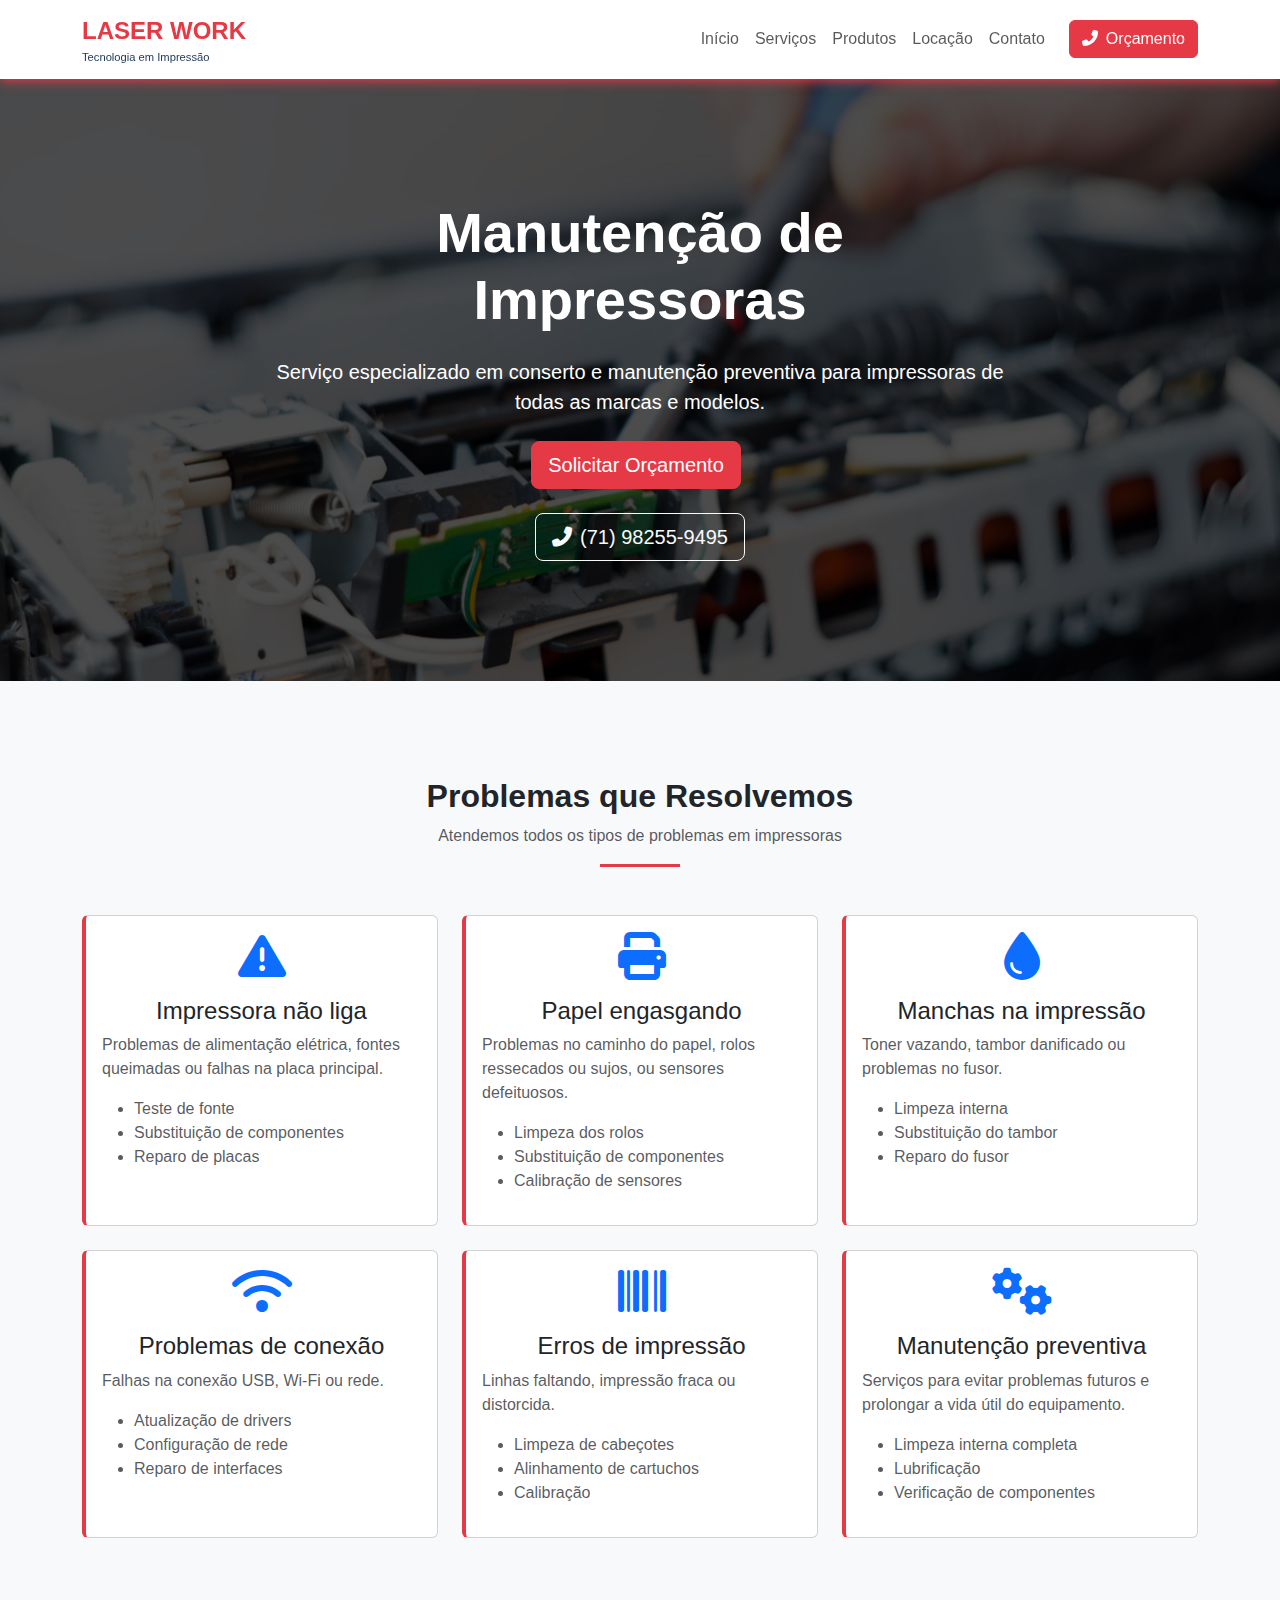
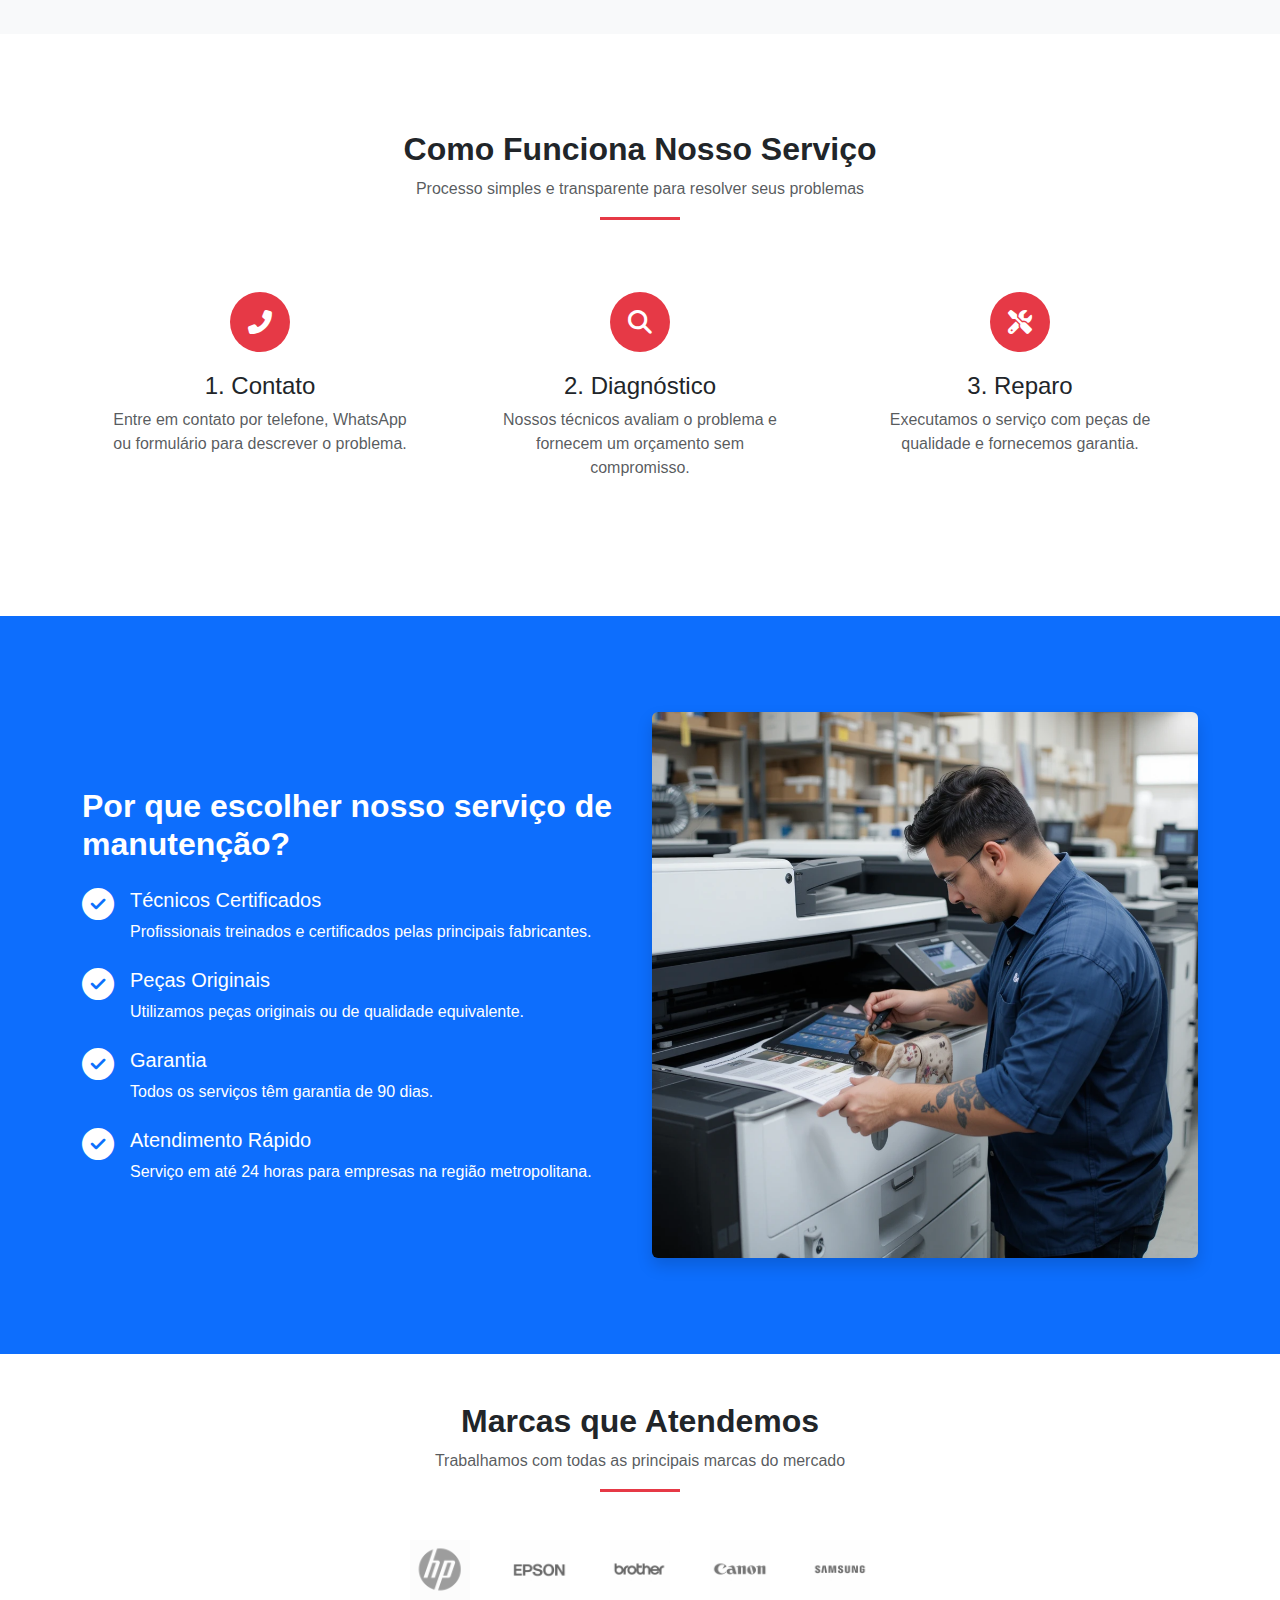
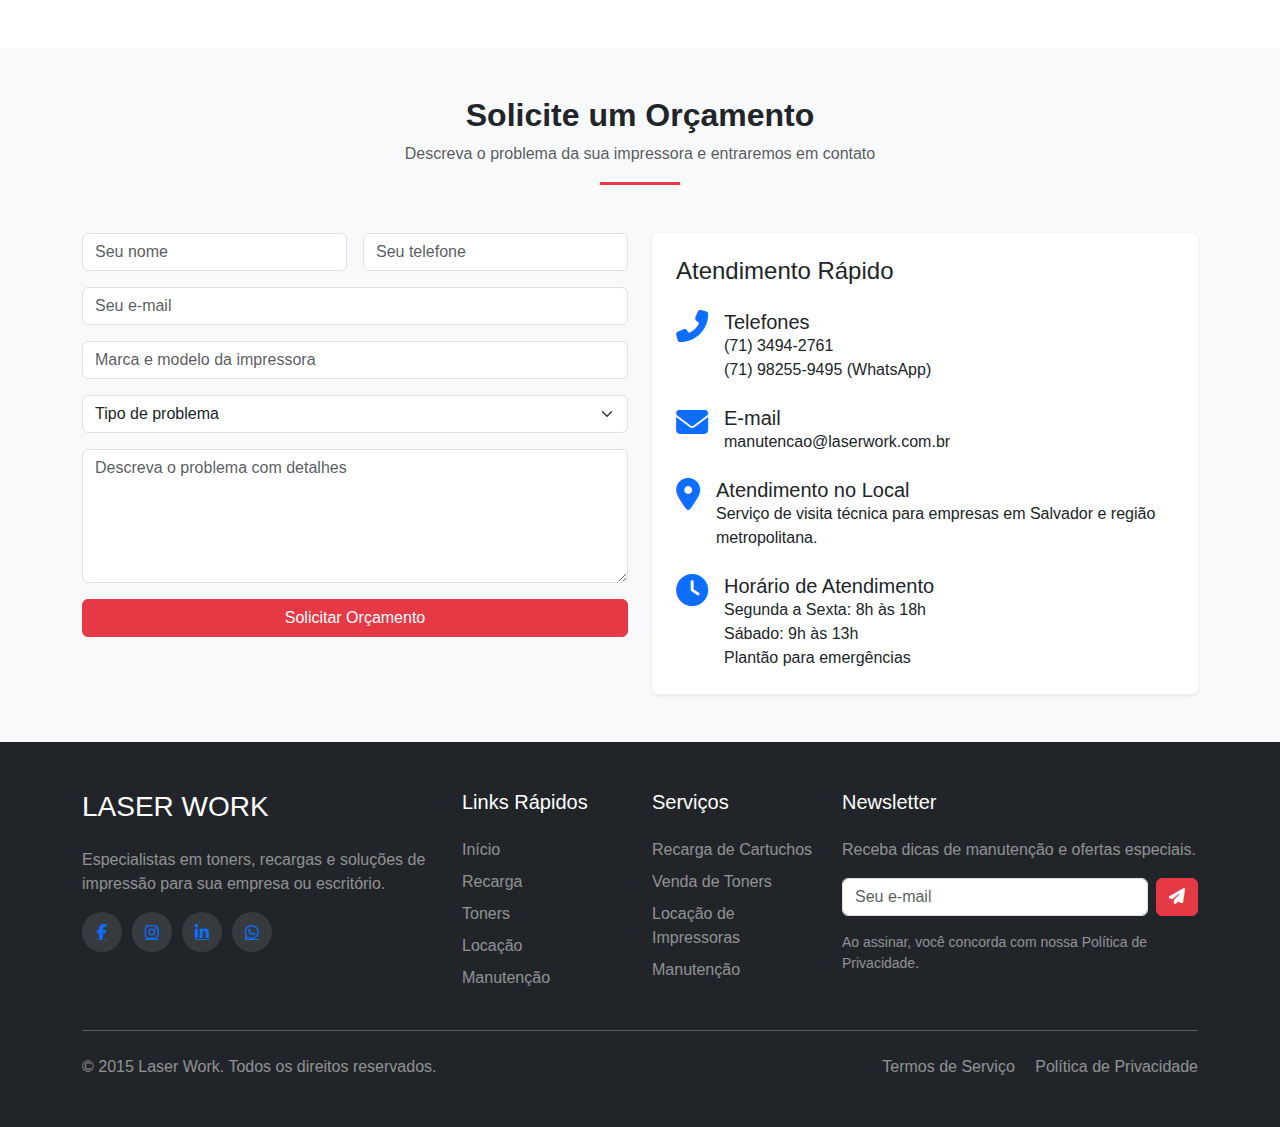
<file: manutencao.html>
<!DOCTYPE html>
<html lang="pt-br">

<head>
    <meta charset="UTF-8">
    <meta name="viewport" content="width=device-width, initial-scale=1.0">
    <title>Manutenção de Impressoras | Laser Work</title>
    <meta name="description"
        content="Serviço especializado em manutenção de impressoras de todas as marcas. Conserto preventivo e corretivo com garantia.">
    <link rel="shortcut icon" href="../images/logo.jpg" type="image/x-icon">
    <!-- Bootstrap CSS -->
    <link href="https://cdn.jsdelivr.net/npm/bootstrap@5.3.0/dist/css/bootstrap.min.css" rel="stylesheet">
    <!-- Font Awesome -->
    <link rel="stylesheet" href="https://cdnjs.cloudflare.com/ajax/libs/font-awesome/6.4.0/css/all.min.css">
    <!-- Animate.css -->
    <link rel="stylesheet" href="https://cdnjs.cloudflare.com/ajax/libs/animate.css/4.1.1/animate.min.css">
    <!-- CSS personalizado -->
    <link rel="stylesheet" href="css/manutencao.css">
    
</head>

<body>
    <!-- Barra de Navegação -->
    <nav class="navbar navbar-expand-lg navbar-light sticky-top">
        <div class="container">
            <a class="navbar-brand" href="../index.html">
                <span class="fw-bold" style="color: var(--primary-color); font-size: 1.5rem;">LASER WORK</span>
                <small class="d-block" style="font-size: 0.7rem; color: var(--dark-color);">Tecnologia em
                    Impressão</small>
            </a>
            <button class="navbar-toggler" type="button" data-bs-toggle="collapse" data-bs-target="#navbarNav">
                <span class="navbar-toggler-icon"></span>
            </button>
            <div class="collapse navbar-collapse" id="navbarNav">
                <ul class="navbar-nav ms-auto">
                    <li class="nav-item">
                        <a class="nav-link" href="../index.html">Início</a>
                    </li>
                    <li class="nav-item">
                        <a class="nav-link" href="../index.html#servicos">Serviços</a>
                    </li>
                    <li class="nav-item">
                        <a class="nav-link" href="../index.html#produtos">Produtos</a>
                    </li>
                    <li class="nav-item">
                        <a class="nav-link" href="../index.html#locacao">Locação</a>
                    </li>
                    <li class="nav-item">
                        <a class="nav-link" href="../index.html#contato">Contato</a>
                    </li>
                </ul>
                <a href="../index.html#contato" class="btn btn-primary ms-lg-3">
                    <i class="fas fa-phone-alt me-2"></i>Orçamento
                </a>
            </div>
        </div>
    </nav>

    <!-- Seção Hero -->
    <section class="hero-section">
        <div class="container">
            <div class="row align-items-center">
                <div class="col-lg-8 mx-auto text-center">
                    <h1 class="display-4 fw-bold mb-4 animate__animated animate__fadeInDown">Manutenção de Impressoras</h1>
                    <p class="lead mb-4 animate__animated animate__fadeIn animate__delay-1s">Serviço especializado em conserto e manutenção preventiva para impressoras de todas as marcas e modelos.</p>
                    <div class="animate__animated animate__fadeIn animate__delay-2s">
                        <a href="#contato" class="btn btn-primary btn-lg me-2">Solicitar Orçamento</a>
                        <br>
                        <br>
                        <a href="tel:+5571982559495" class="btn btn-outline-light btn-lg">
                            <i class="fas fa-phone-alt me-2"></i>(71) 98255-9495
                        </a>
                    </div>
                </div>
            </div>
        </div>
    </section>

    <!-- Seção Problemas Comuns -->
    <section class="py-5 bg-light">
        <div class="container py-5">
            <div class="text-center mb-5">
                <h2 class="fw-bold">Problemas que Resolvemos</h2>
                <p class="text-muted">Atendemos todos os tipos de problemas em impressoras</p>
                <div class="mx-auto" style="width: 80px; height: 3px; background-color: var(--primary-color);"></div>
            </div>

            <div class="row g-4">
                <div class="col-md-6 col-lg-4">
                    <div class="problem-card card h-100">
                        <div class="card-body">
                            <div class="text-center mb-3">
                                <i class="fas fa-exclamation-triangle fa-3x text-primary"></i>
                            </div>
                            <h4 class="text-center">Impressora não liga</h4>
                            <p class="text-muted">Problemas de alimentação elétrica, fontes queimadas ou falhas na placa principal.</p>
                            <ul class="text-muted">
                                <li>Teste de fonte</li>
                                <li>Substituição de componentes</li>
                                <li>Reparo de placas</li>
                            </ul>
                        </div>
                    </div>
                </div>

                <div class="col-md-6 col-lg-4">
                    <div class="problem-card card h-100">
                        <div class="card-body">
                            <div class="text-center mb-3">
                                <i class="fas fa-print fa-3x text-primary"></i>
                            </div>
                            <h4 class="text-center">Papel engasgando</h4>
                            <p class="text-muted">Problemas no caminho do papel, rolos ressecados ou sujos, ou sensores defeituosos.</p>
                            <ul class="text-muted">
                                <li>Limpeza dos rolos</li>
                                <li>Substituição de componentes</li>
                                <li>Calibração de sensores</li>
                            </ul>
                        </div>
                    </div>
                </div>

                <div class="col-md-6 col-lg-4">
                    <div class="problem-card card h-100">
                        <div class="card-body">
                            <div class="text-center mb-3">
                                <i class="fas fa-tint fa-3x text-primary"></i>
                            </div>
                            <h4 class="text-center">Manchas na impressão</h4>
                            <p class="text-muted">Toner vazando, tambor danificado ou problemas no fusor.</p>
                            <ul class="text-muted">
                                <li>Limpeza interna</li>
                                <li>Substituição do tambor</li>
                                <li>Reparo do fusor</li>
                            </ul>
                        </div>
                    </div>
                </div>

                <div class="col-md-6 col-lg-4">
                    <div class="problem-card card h-100">
                        <div class="card-body">
                            <div class="text-center mb-3">
                                <i class="fas fa-wifi fa-3x text-primary"></i>
                            </div>
                            <h4 class="text-center">Problemas de conexão</h4>
                            <p class="text-muted">Falhas na conexão USB, Wi-Fi ou rede.</p>
                            <ul class="text-muted">
                                <li>Atualização de drivers</li>
                                <li>Configuração de rede</li>
                                <li>Reparo de interfaces</li>
                            </ul>
                        </div>
                    </div>
                </div>

                <div class="col-md-6 col-lg-4">
                    <div class="problem-card card h-100">
                        <div class="card-body">
                            <div class="text-center mb-3">
                                <i class="fas fa-barcode fa-3x text-primary"></i>
                            </div>
                            <h4 class="text-center">Erros de impressão</h4>
                            <p class="text-muted">Linhas faltando, impressão fraca ou distorcida.</p>
                            <ul class="text-muted">
                                <li>Limpeza de cabeçotes</li>
                                <li>Alinhamento de cartuchos</li>
                                <li>Calibração</li>
                            </ul>
                        </div>
                    </div>
                </div>

                <div class="col-md-6 col-lg-4">
                    <div class="problem-card card h-100">
                        <div class="card-body">
                            <div class="text-center mb-3">
                                <i class="fas fa-cogs fa-3x text-primary"></i>
                            </div>
                            <h4 class="text-center">Manutenção preventiva</h4>
                            <p class="text-muted">Serviços para evitar problemas futuros e prolongar a vida útil do equipamento.</p>
                            <ul class="text-muted">
                                <li>Limpeza interna completa</li>
                                <li>Lubrificação</li>
                                <li>Verificação de componentes</li>
                            </ul>
                        </div>
                    </div>
                </div>
            </div>
        </div>
    </section>

    <!-- Seção Como Funciona -->
    <section class="py-5 bg-white">
        <div class="container py-5">
            <div class="text-center mb-5">
                <h2 class="fw-bold">Como Funciona Nosso Serviço</h2>
                <p class="text-muted">Processo simples e transparente para resolver seus problemas</p>
                <div class="mx-auto" style="width: 80px; height: 3px; background-color: var(--primary-color);"></div>
            </div>

            <div class="row g-4">
                <div class="col-md-4">
                    <div class="text-center p-4">
                        <div class="step-icon">
                            <i class="fas fa-phone-alt"></i>
                        </div>
                        <h4>1. Contato</h4>
                        <p class="text-muted">Entre em contato por telefone, WhatsApp ou formulário para descrever o problema.</p>
                    </div>
                </div>

                <div class="col-md-4">
                    <div class="text-center p-4">
                        <div class="step-icon">
                            <i class="fas fa-search"></i>
                        </div>
                        <h4>2. Diagnóstico</h4>
                        <p class="text-muted">Nossos técnicos avaliam o problema e fornecem um orçamento sem compromisso.</p>
                    </div>
                </div>

                <div class="col-md-4">
                    <div class="text-center p-4">
                        <div class="step-icon">
                            <i class="fas fa-tools"></i>
                        </div>
                        <h4>3. Reparo</h4>
                        <p class="text-muted">Executamos o serviço com peças de qualidade e fornecemos garantia.</p>
                    </div>
                </div>
            </div>
        </div>
    </section>

    <!-- Seção Benefícios -->
    <section class="py-5 bg-primary text-white">
        <div class="container py-5">
            <div class="row align-items-center">
                <div class="col-lg-6 mb-4 mb-lg-0">
                    <h2 class="fw-bold mb-4">Por que escolher nosso serviço de manutenção?</h2>
                    <div class="d-flex mb-4">
                        <div class="me-3">
                            <i class="fas fa-check-circle fa-2x"></i>
                        </div>
                        <div>
                            <h5>Técnicos Certificados</h5>
                            <p class="mb-0">Profissionais treinados e certificados pelas principais fabricantes.</p>
                        </div>
                    </div>
                    <div class="d-flex mb-4">
                        <div class="me-3">
                            <i class="fas fa-check-circle fa-2x"></i>
                        </div>
                        <div>
                            <h5>Peças Originais</h5>
                            <p class="mb-0">Utilizamos peças originais ou de qualidade equivalente.</p>
                        </div>
                    </div>
                    <div class="d-flex mb-4">
                        <div class="me-3">
                            <i class="fas fa-check-circle fa-2x"></i>
                        </div>
                        <div>
                            <h5>Garantia</h5>
                            <p class="mb-0">Todos os serviços têm garantia de 90 dias.</p>
                        </div>
                    </div>
                    <div class="d-flex">
                        <div class="me-3">
                            <i class="fas fa-check-circle fa-2x"></i>
                        </div>
                        <div>
                            <h5>Atendimento Rápido</h5>
                            <p class="mb-0">Serviço em até 24 horas para empresas na região metropolitana.</p>
                        </div>
                    </div>
                </div>
                <div class="col-lg-6">
                    <img src="../images/tecnicomanutencao.png" alt="Técnico trabalhando em impressora" class="img-fluid rounded shadow">
                </div>
            </div>
        </div>
    </section>

    <!-- Seção Marcas Atendidas -->
    <section class="py-5 bg-white">
        <div class="container">
            <div class="text-center mb-5">
                <h2 class="fw-bold">Marcas que Atendemos</h2>
                <p class="text-muted">Trabalhamos com todas as principais marcas do mercado</p>
                <div class="mx-auto" style="width: 80px; height: 3px; background-color: var(--primary-color);"></div>
            </div>

            <div class="brands-section d-flex flex-wrap justify-content-center align-items-center">
                <a href="https://www.hp.com/br" target="_blank" rel="noopener noreferrer">
                    <img src="images/hp.png" alt="HP" title="HP" class="brand-logo">
                </a>
                <a href="https://www.epson.com.br" target="_blank" rel="noopener noreferrer">
                    <img src="images/epson.png" alt="Epson" title="Epson" class="brand-logo">
                </a>
                <a href="https://www.brother.com.br" target="_blank" rel="noopener noreferrer">
                    <img src="images/brother.png" alt="Brother" title="Brother" class="brand-logo">
                </a>
                <a href="https://www.canon.com.br" target="_blank" rel="noopener noreferrer">
                    <img src="images/canon.png" alt="Canon" title="Canon" class="brand-logo">
                </a>
                <a href="https://www.samsung.com/br" target="_blank" rel="noopener noreferrer">
                    <img src="images/samsung.png" alt="Samsung" title="Samsung" class="brand-logo">
                </a>
            </div>
        </div>
    </section>

    <!-- Seção Contato -->
    <section id="contato" class="py-5 bg-light">
        <div class="container">
            <div class="text-center mb-5">
                <h2 class="fw-bold">Solicite um Orçamento</h2>
                <p class="text-muted">Descreva o problema da sua impressora e entraremos em contato</p>
                <div class="mx-auto" style="width: 80px; height: 3px; background-color: var(--primary-color);"></div>
            </div>

            <div class="row">
                <div class="col-lg-6 mb-4 mb-lg-0">
                    <form id="formManutencao">
                        <div class="row g-3">
                            <div class="col-md-6">
                                <input type="text" class="form-control" placeholder="Seu nome" id="nome" required>
                            </div>
                            <div class="col-md-6">
                                <input type="tel" class="form-control" placeholder="Seu telefone" id="telefone" required>
                            </div>
                            <div class="col-12">
                                <input type="email" class="form-control" placeholder="Seu e-mail" id="email">
                            </div>
                            <div class="col-12">
                                <input type="text" class="form-control" placeholder="Marca e modelo da impressora" id="impressora" required>
                            </div>
                            <div class="col-12">
                                <select class="form-select" id="problema" required>
                                    <option value="" selected>Tipo de problema</option>
                                    <option>Impressora não liga</option>
                                    <option>Papel engasgando</option>
                                    <option>Manchas na impressão</option>
                                    <option>Problemas de conexão</option>
                                    <option>Erros de impressão</option>
                                    <option>Manutenção preventiva</option>
                                    <option>Outro problema</option>
                                </select>
                            </div>
                            <div class="col-12">
                                <textarea class="form-control" rows="5" placeholder="Descreva o problema com detalhes" id="descricao" required></textarea>
                            </div>
                            <div class="col-12">
                                <button type="submit" class="btn btn-primary w-100">Solicitar Orçamento</button>
                            </div>
                        </div>
                    </form>
                </div>

                <div class="col-lg-6">
                    <div class="card border-0 shadow-sm h-100">
                        <div class="card-body p-4">
                            <h4 class="mb-4">Atendimento Rápido</h4>

                            <div class="d-flex mb-4">
                                <div class="me-3 text-primary">
                                    <i class="fas fa-phone-alt fa-2x"></i>
                                </div>
                                <div>
                                    <h5 class="mb-0">Telefones</h5>
                                    <p class="mb-0">(71) 3494-2761<br>(71) 98255-9495 (WhatsApp)</p>
                                </div>
                            </div>

                            <div class="d-flex mb-4">
                                <div class="me-3 text-primary">
                                    <i class="fas fa-envelope fa-2x"></i>
                                </div>
                                <div>
                                    <h5 class="mb-0">E-mail</h5>
                                    <p class="mb-0">manutencao@laserwork.com.br</p>
                                </div>
                            </div>

                            <div class="d-flex mb-4">
                                <div class="me-3 text-primary">
                                    <i class="fas fa-map-marker-alt fa-2x"></i>
                                </div>
                                <div>
                                    <h5 class="mb-0">Atendimento no Local</h5>
                                    <p class="mb-0">Serviço de visita técnica para empresas em Salvador e região metropolitana.</p>
                                </div>
                            </div>

                            <div class="d-flex">
                                <div class="me-3 text-primary">
                                    <i class="fas fa-clock fa-2x"></i>
                                </div>
                                <div>
                                    <h5 class="mb-0">Horário de Atendimento</h5>
                                    <p class="mb-0">Segunda a Sexta: 8h às 18h<br>Sábado: 9h às 13h<br>Plantão para emergências</p>
                                </div>
                            </div>
                        </div>
                    </div>
                </div>
            </div>
        </div>
    </section>

    <!-- Rodapé -->
    <footer class="py-5 bg-dark text-white">
        <div class="container">
            <div class="row">
                <div class="col-lg-4 mb-4 mb-lg-0">
                    <h3 class="text-white mb-4">LASER WORK</h3>
                    <p class="text-white-50">Especialistas em toners, recargas e soluções de impressão para sua empresa ou escritório.</p>
                    <div class="d-flex">
                        <a href="#" class="social-icon"><i class="fab fa-facebook-f"></i></a>
                        <a href="#" class="social-icon"><i class="fab fa-instagram"></i></a>
                        <a href="#" class="social-icon"><i class="fab fa-linkedin-in"></i></a>
                        <a href="https://wa.me/5571982559495" target="_blank" class="social-icon"><i class="fab fa-whatsapp"></i></a>
                    </div>
                </div>

                <div class="col-lg-2 col-md-6 mb-4 mb-md-0">
                    <h5 class="text-white mb-4">Links Rápidos</h5>
                    <ul class="list-unstyled">
                        <li class="mb-2"><a href="../index.html" class="text-white-50 text-decoration-none">Início</a></li>
                        <li class="mb-2"><a href="recarga.html" class="text-white-50 text-decoration-none">Recarga</a></li>
                        <li class="mb-2"><a href="vendas.html" class="text-white-50 text-decoration-none">Toners</a></li>
                        <li class="mb-2"><a href="locacao.html" class="text-white-50 text-decoration-none">Locação</a></li>
                        <li class="mb-2"><a href="manutencao.html" class="text-white-50 text-decoration-none">Manutenção</a></li>
                    </ul>
                </div>

                <div class="col-lg-2 col-md-6 mb-4 mb-md-0">
                    <h5 class="text-white mb-4">Serviços</h5>
                    <ul class="list-unstyled">
                        <li class="mb-2"><a href="recarga.html" class="text-white-50 text-decoration-none">Recarga de Cartuchos</a></li>
                        <li class="mb-2"><a href="vendas.html" class="text-white-50 text-decoration-none">Venda de Toners</a></li>
                        <li class="mb-2"><a href="locacao.html" class="text-white-50 text-decoration-none">Locação de Impressoras</a></li>
                        <li class="mb-2"><a href="manutencao.html" class="text-white-50 text-decoration-none">Manutenção</a></li>
                    </ul>
                </div>

                <div class="col-lg-4">
                    <h5 class="text-white mb-4">Newsletter</h5>
                    <p class="text-white-50 mb-3">Receba dicas de manutenção e ofertas especiais.</p>
                    <form class="d-flex mb-3">
                        <input type="email" class="form-control me-2" placeholder="Seu e-mail">
                        <button type="submit" class="btn btn-primary"><i class="fas fa-paper-plane"></i></button>
                    </form>
                    <p class="small text-white-50">Ao assinar, você concorda com nossa Política de Privacidade.</p>
                </div>
            </div>

            <hr class="my-4 bg-secondary">

            <div class="row">
                <div class="col-md-6 text-center text-md-start">
                    <p class="mb-0 text-white-50">&copy; 2015 Laser Work. Todos os direitos reservados.</p>
                </div>
                <div class="col-md-6 text-center text-md-end">
                    <a href="#" class="text-white-50 text-decoration-none me-3">Termos de Serviço</a>
                    <a href="#" class="text-white-50 text-decoration-none">Política de Privacidade</a>
                </div>
            </div>
        </div>
    </footer>

    <!-- Bootstrap JS e dependências -->
    <script src="https://cdn.jsdelivr.net/npm/bootstrap@5.3.0/dist/js/bootstrap.bundle.min.js"></script>
    <!-- jQuery -->
    <script src="https://code.jquery.com/jquery-3.6.0.min.js"></script>
    <!-- Scripts personalizados -->
    <script>
        // Evento para o formulário de manutenção
        document.getElementById('formManutencao').addEventListener('submit', function (e) {
            e.preventDefault();

            var numero = '5571982559495';
            var nome = document.getElementById('nome').value;
            var telefone = document.getElementById('telefone').value;
            var email = document.getElementById('email').value;
            var impressora = document.getElementById('impressora').value;
            var problema = document.getElementById('problema').value;
            var descricao = document.getElementById('descricao').value;

            var texto = `Olá, meu nome é ${nome}\nTelefone: ${telefone}\nE-mail: ${email}\nImpressora: ${impressora}\nProblema: ${problema}\nDescrição: ${descricao}`;
            var url = `https://wa.me/${numero}?text=${encodeURIComponent(texto)}`;

            window.open(url, '_blank');
        });

        // Animação ao rolar a página
        $(document).ready(function () {
            // Suaviza a rolagem para links internos
            $('a[href^="#"]').on('click', function (event) {
                var target = $(this.getAttribute('href'));
                if (target.length) {
                    event.preventDefault();
                    $('html, body').stop().animate({
                        scrollTop: target.offset().top - 70
                    }, 1000);
                }
            });
        });
    </script>
</body>

</html>
</file>
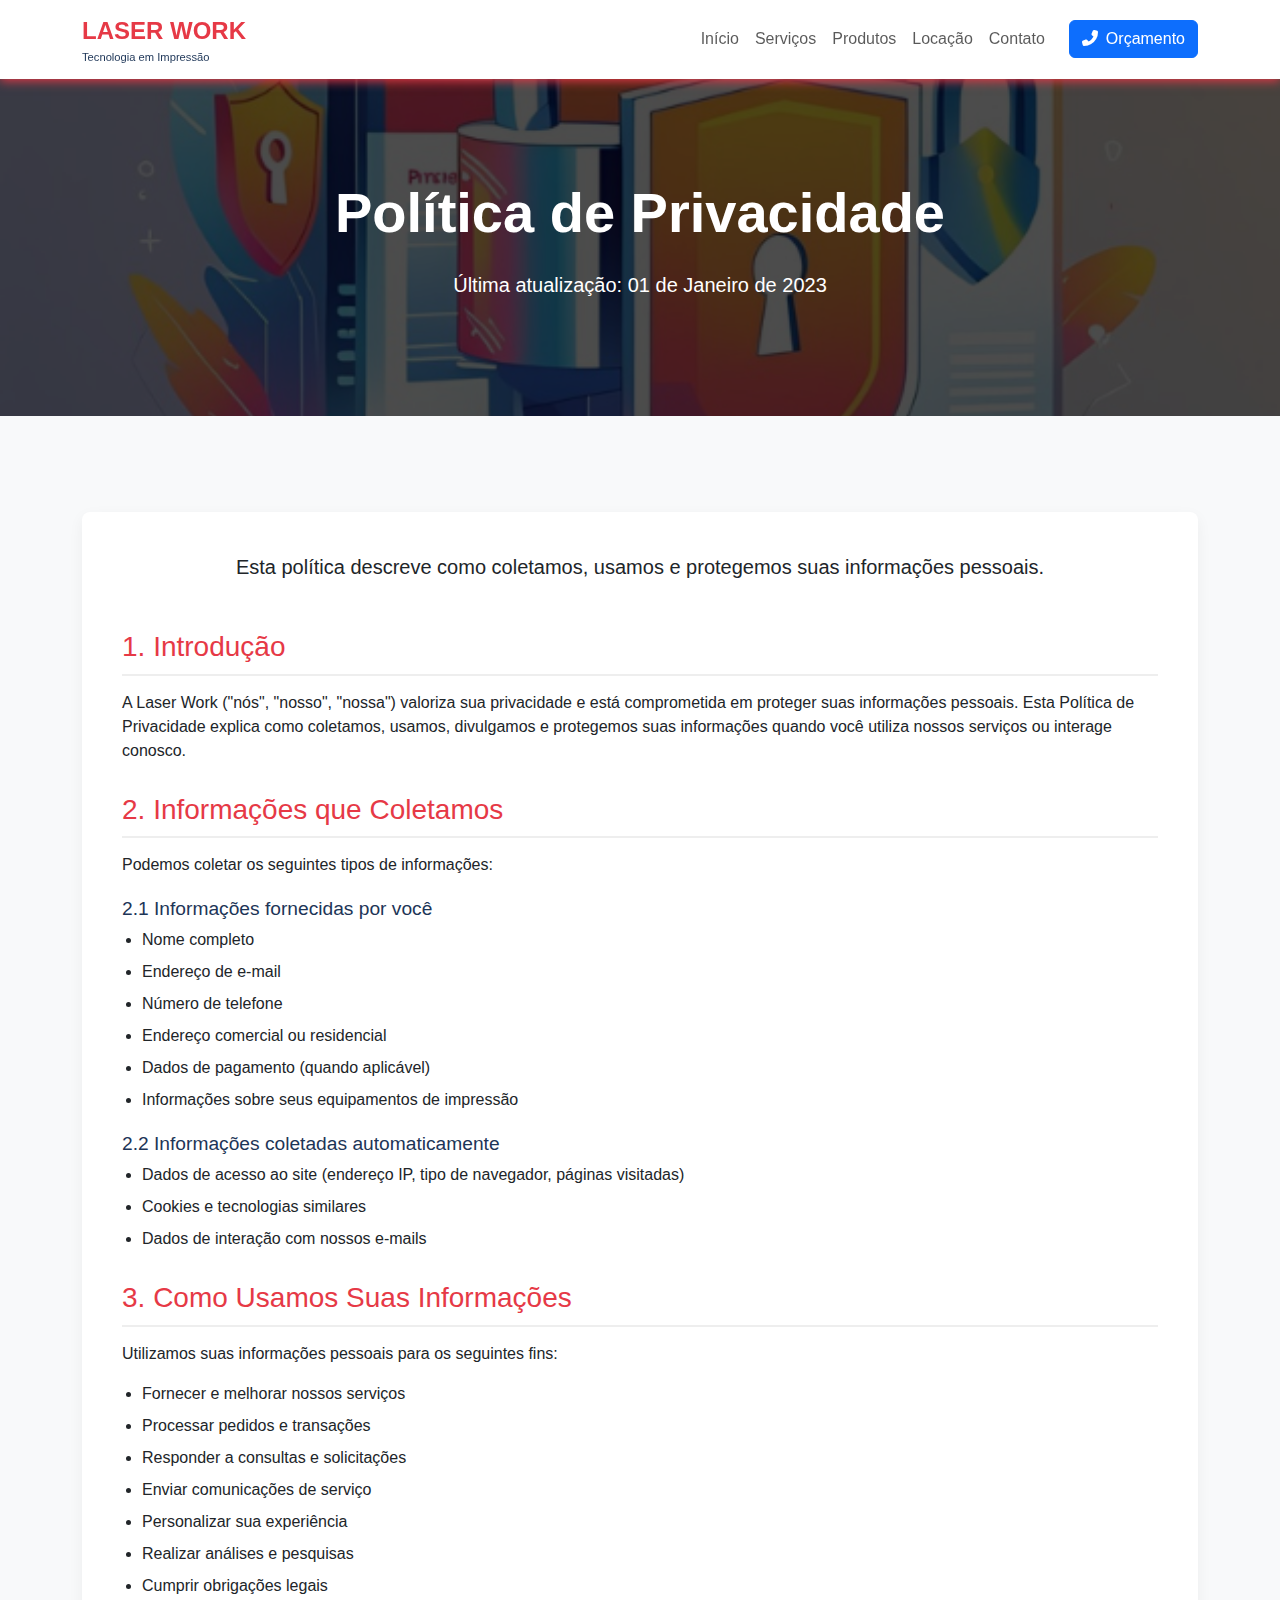
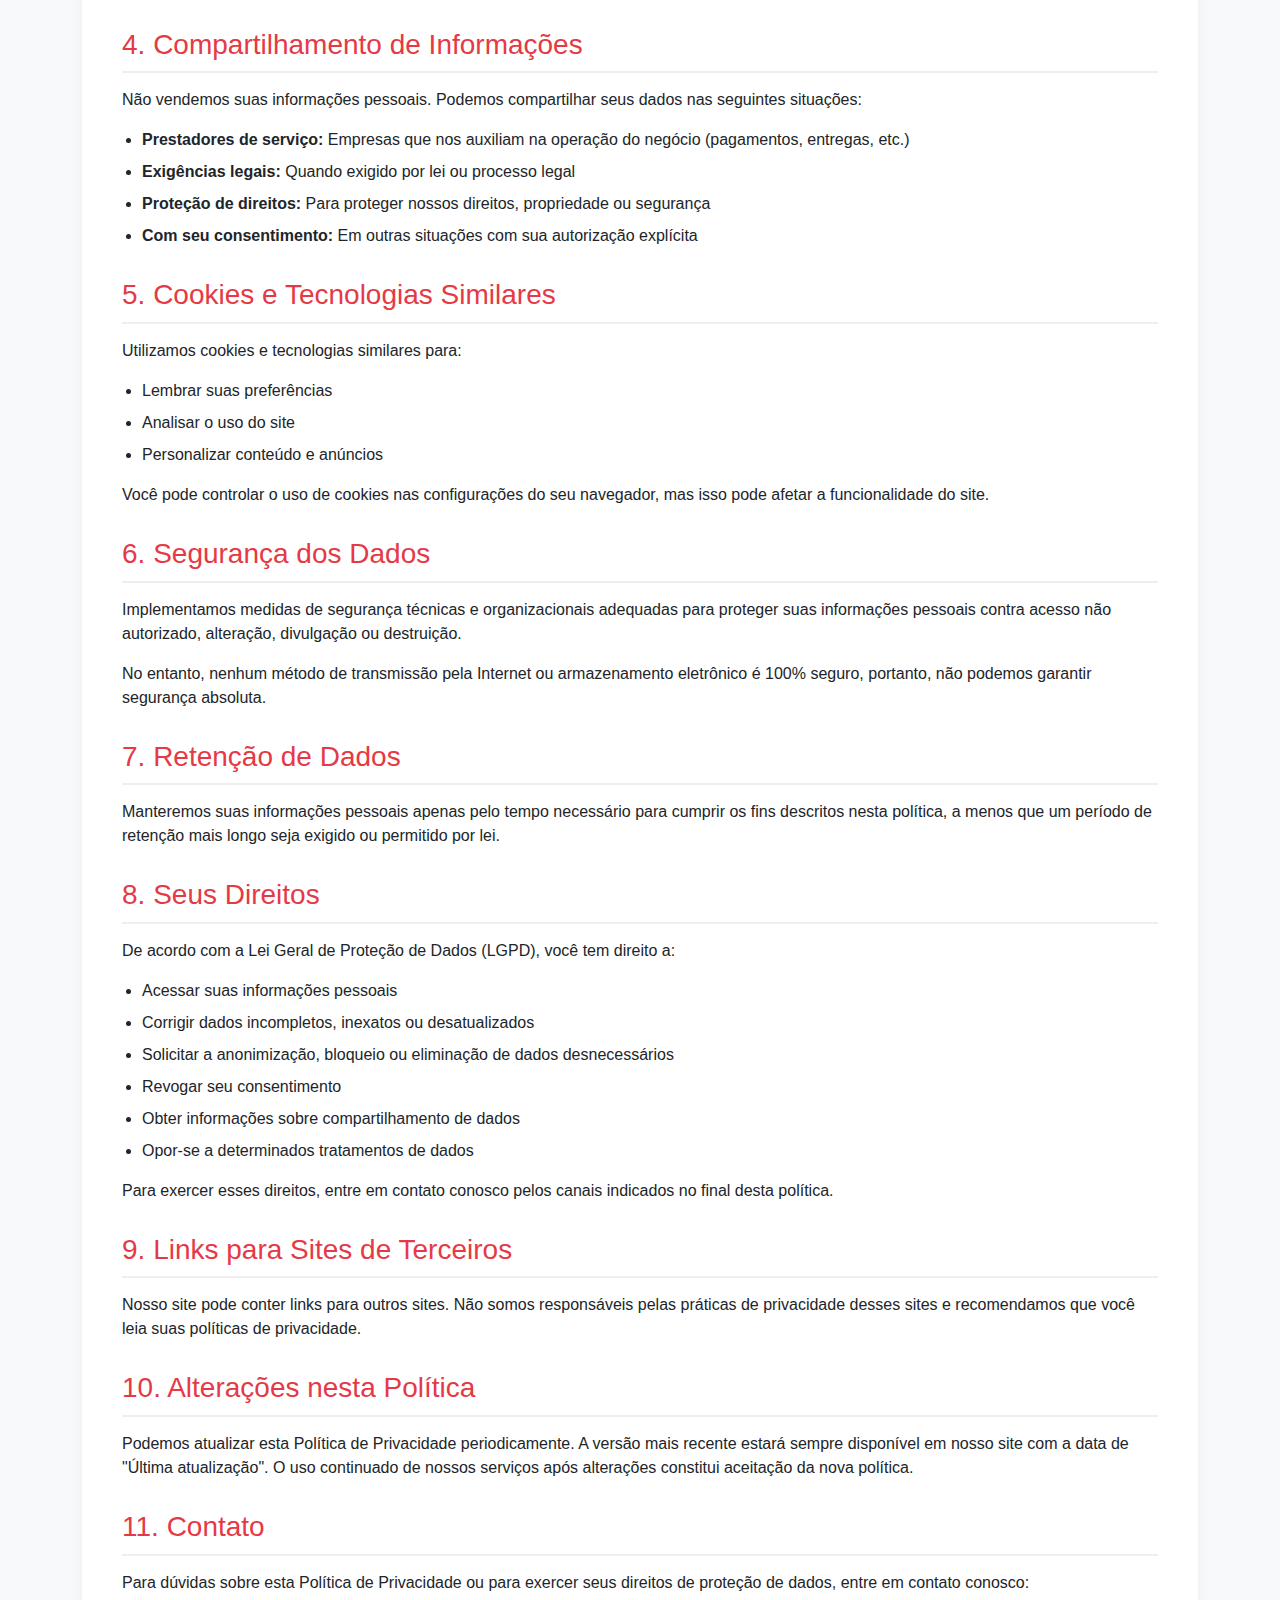
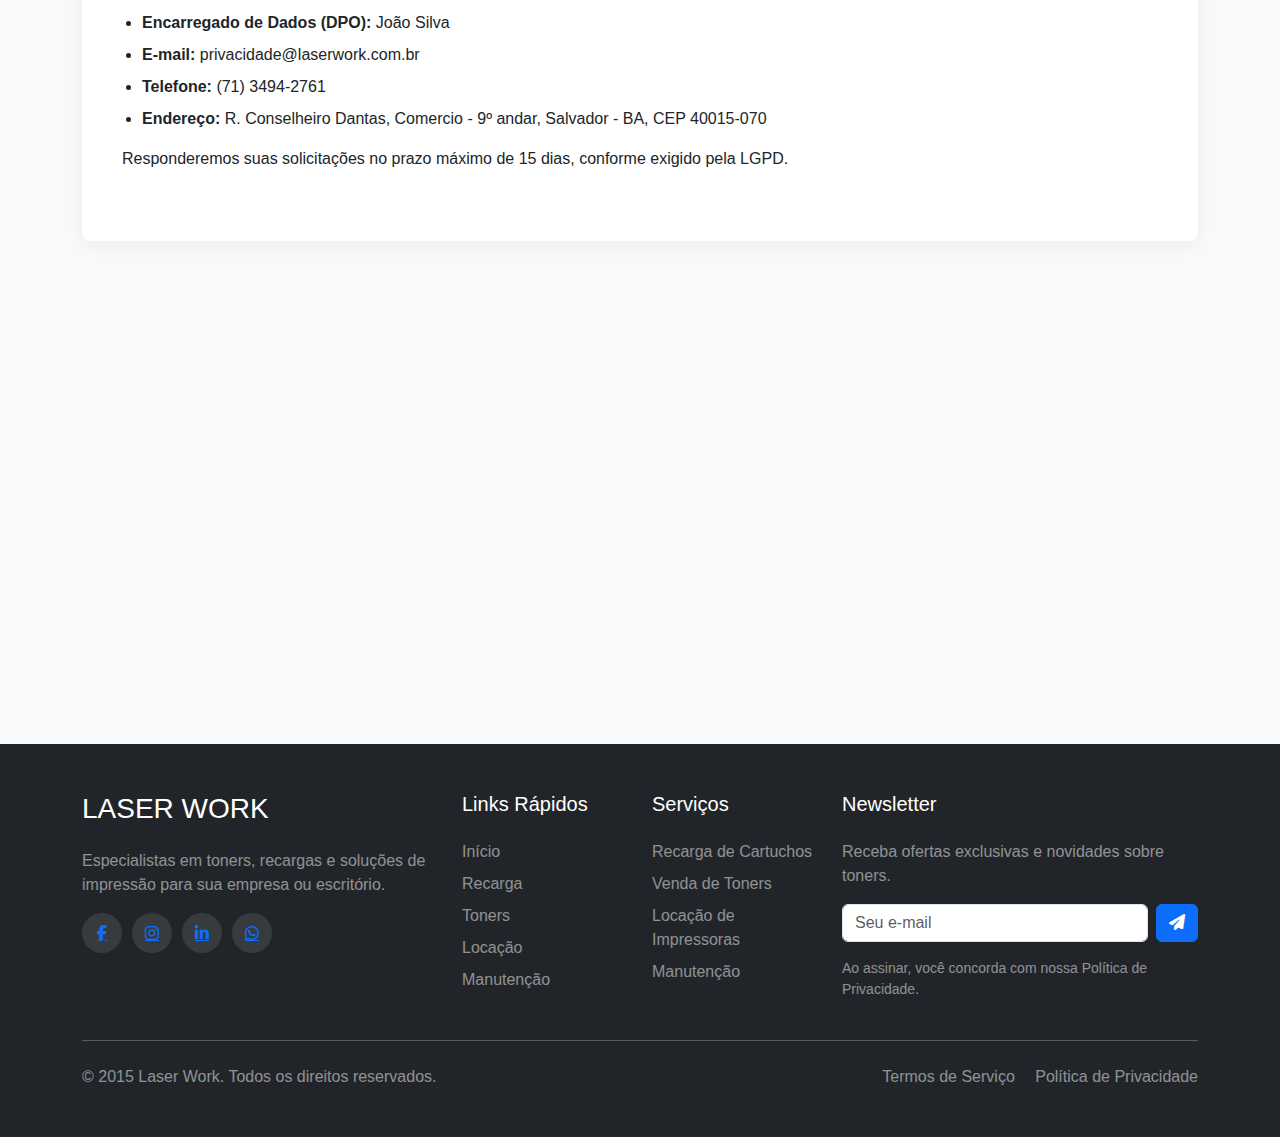
<file: privacy.html>
<!DOCTYPE html>
<html lang="pt-br">

<head>
    <meta charset="UTF-8">
    <meta name="viewport" content="width=device-width, initial-scale=1.0">
    <title>Política de Privacidade | Laser Work</title>
    <meta name="description" content="Política de Privacidade da Laser Work - Tecnologia em Impressão">
    <link rel="shortcut icon" href="images/logo.jpg" type="image/x-icon">
    <!-- Bootstrap CSS -->
    <link href="https://cdn.jsdelivr.net/npm/bootstrap@5.3.0/dist/css/bootstrap.min.css" rel="stylesheet">
    <!-- Font Awesome -->
    <link rel="stylesheet" href="https://cdnjs.cloudflare.com/ajax/libs/font-awesome/6.4.0/css/all.min.css">
    <!-- CSS personalizado -->
    <link rel="stylesheet" href="css/privacy.css">
    
</head>

<body>
    <!-- Barra de Navegação -->
    <nav class="navbar navbar-expand-lg navbar-light sticky-top">
        <div class="container">
            <a class="navbar-brand" href="index.html">
                <span class="fw-bold" style="color: var(--primary-color); font-size: 1.5rem;">LASER WORK</span>
                <small class="d-block" style="font-size: 0.7rem; color: var(--dark-color);">Tecnologia em
                    Impressão</small>
            </a>
            <button class="navbar-toggler" type="button" data-bs-toggle="collapse" data-bs-target="#navbarNav">
                <span class="navbar-toggler-icon"></span>
            </button>
            <div class="collapse navbar-collapse" id="navbarNav">
                <ul class="navbar-nav ms-auto">
                    <li class="nav-item">
                        <a class="nav-link" href="index.html">Início</a>
                    </li>
                    <li class="nav-item">
                        <a class="nav-link" href="index.html#servicos">Serviços</a>
                    </li>
                    <li class="nav-item">
                        <a class="nav-link" href="index.html#produtos">Produtos</a>
                    </li>
                    <li class="nav-item">
                        <a class="nav-link" href="locacao.html">Locação</a>
                    </li>
                    <li class="nav-item">
                        <a class="nav-link" href="index.html#contato">Contato</a>
                    </li>
                </ul>
                <a href="index.html#contato" class="btn btn-primary ms-lg-3">
                    <i class="fas fa-phone-alt me-2"></i>Orçamento
                </a>
            </div>
        </div>
    </nav>

    <!-- Seção Hero -->
    <section class="privacy-hero">
        <div class="container">
            <div class="row">
                <div class="col-lg-8 mx-auto text-center">
                    <h1 class="display-4 fw-bold mb-4">Política de Privacidade</h1>
                    <p class="lead">Última atualização: 01 de Janeiro de 2023</p>
                </div>
            </div>
        </div>
    </section>

    <!-- Conteúdo da Política -->
    <section class="py-5 bg-light">
        <div class="container py-5">
            <div class="privacy-content">
                <div class="text-center mb-5">
                    <p class="lead">Esta política descreve como coletamos, usamos e protegemos suas informações pessoais.</p>
                </div>

                <div class="privacy-section">
                    <h3>1. Introdução</h3>
                    <p>A Laser Work ("nós", "nosso", "nossa") valoriza sua privacidade e está comprometida em proteger suas informações pessoais. Esta Política de Privacidade explica como coletamos, usamos, divulgamos e protegemos suas informações quando você utiliza nossos serviços ou interage conosco.</p>
                </div>

                <div class="privacy-section">
                    <h3>2. Informações que Coletamos</h3>
                    <p>Podemos coletar os seguintes tipos de informações:</p>
                    
                    <h4>2.1 Informações fornecidas por você</h4>
                    <ul>
                        <li>Nome completo</li>
                        <li>Endereço de e-mail</li>
                        <li>Número de telefone</li>
                        <li>Endereço comercial ou residencial</li>
                        <li>Dados de pagamento (quando aplicável)</li>
                        <li>Informações sobre seus equipamentos de impressão</li>
                    </ul>
                    
                    <h4>2.2 Informações coletadas automaticamente</h4>
                    <ul>
                        <li>Dados de acesso ao site (endereço IP, tipo de navegador, páginas visitadas)</li>
                        <li>Cookies e tecnologias similares</li>
                        <li>Dados de interação com nossos e-mails</li>
                    </ul>
                </div>

                <div class="privacy-section">
                    <h3>3. Como Usamos Suas Informações</h3>
                    <p>Utilizamos suas informações pessoais para os seguintes fins:</p>
                    <ul>
                        <li>Fornecer e melhorar nossos serviços</li>
                        <li>Processar pedidos e transações</li>
                        <li>Responder a consultas e solicitações</li>
                        <li>Enviar comunicações de serviço</li>
                        <li>Personalizar sua experiência</li>
                        <li>Realizar análises e pesquisas</li>
                        <li>Cumprir obrigações legais</li>
                    </ul>
                </div>

                <div class="privacy-section">
                    <h3>4. Compartilhamento de Informações</h3>
                    <p>Não vendemos suas informações pessoais. Podemos compartilhar seus dados nas seguintes situações:</p>
                    <ul>
                        <li><strong>Prestadores de serviço:</strong> Empresas que nos auxiliam na operação do negócio (pagamentos, entregas, etc.)</li>
                        <li><strong>Exigências legais:</strong> Quando exigido por lei ou processo legal</li>
                        <li><strong>Proteção de direitos:</strong> Para proteger nossos direitos, propriedade ou segurança</li>
                        <li><strong>Com seu consentimento:</strong> Em outras situações com sua autorização explícita</li>
                    </ul>
                </div>

                <div class="privacy-section">
                    <h3>5. Cookies e Tecnologias Similares</h3>
                    <p>Utilizamos cookies e tecnologias similares para:</p>
                    <ul>
                        <li>Lembrar suas preferências</li>
                        <li>Analisar o uso do site</li>
                        <li>Personalizar conteúdo e anúncios</li>
                    </ul>
                    <p>Você pode controlar o uso de cookies nas configurações do seu navegador, mas isso pode afetar a funcionalidade do site.</p>
                </div>

                <div class="privacy-section">
                    <h3>6. Segurança dos Dados</h3>
                    <p>Implementamos medidas de segurança técnicas e organizacionais adequadas para proteger suas informações pessoais contra acesso não autorizado, alteração, divulgação ou destruição.</p>
                    <p>No entanto, nenhum método de transmissão pela Internet ou armazenamento eletrônico é 100% seguro, portanto, não podemos garantir segurança absoluta.</p>
                </div>

                <div class="privacy-section">
                    <h3>7. Retenção de Dados</h3>
                    <p>Manteremos suas informações pessoais apenas pelo tempo necessário para cumprir os fins descritos nesta política, a menos que um período de retenção mais longo seja exigido ou permitido por lei.</p>
                </div>

                <div class="privacy-section">
                    <h3>8. Seus Direitos</h3>
                    <p>De acordo com a Lei Geral de Proteção de Dados (LGPD), você tem direito a:</p>
                    <ul>
                        <li>Acessar suas informações pessoais</li>
                        <li>Corrigir dados incompletos, inexatos ou desatualizados</li>
                        <li>Solicitar a anonimização, bloqueio ou eliminação de dados desnecessários</li>
                        <li>Revogar seu consentimento</li>
                        <li>Obter informações sobre compartilhamento de dados</li>
                        <li>Opor-se a determinados tratamentos de dados</li>
                    </ul>
                    <p>Para exercer esses direitos, entre em contato conosco pelos canais indicados no final desta política.</p>
                </div>

                <div class="privacy-section">
                    <h3>9. Links para Sites de Terceiros</h3>
                    <p>Nosso site pode conter links para outros sites. Não somos responsáveis pelas práticas de privacidade desses sites e recomendamos que você leia suas políticas de privacidade.</p>
                </div>

                <div class="privacy-section">
                    <h3>10. Alterações nesta Política</h3>
                    <p>Podemos atualizar esta Política de Privacidade periodicamente. A versão mais recente estará sempre disponível em nosso site com a data de "Última atualização". O uso continuado de nossos serviços após alterações constitui aceitação da nova política.</p>
                </div>

                <div class="privacy-section">
                    <h3>11. Contato</h3>
                    <p>Para dúvidas sobre esta Política de Privacidade ou para exercer seus direitos de proteção de dados, entre em contato conosco:</p>
                    <ul>
                        <li><strong>Encarregado de Dados (DPO):</strong> João Silva</li>
                        <li><strong>E-mail:</strong> privacidade@laserwork.com.br</li>
                        <li><strong>Telefone:</strong> (71) 3494-2761</li>
                        <li><strong>Endereço:</strong> R. Conselheiro Dantas, Comercio - 9º andar, Salvador - BA, CEP 40015-070</li>
                    </ul>
                    <p>Responderemos suas solicitações no prazo máximo de 15 dias, conforme exigido pela LGPD.</p>
                </div>
            </div>
        </div>
    </section>

        <!-- Seção Mapa -->
    <div class="bg-light">
        <div class="container-fluid p-0">
            <iframe
                src="https://www.google.com/maps/embed?pb=!1m18!1m12!1m3!1d3887.9880378899256!2d-38.51538892468791!3d-12.97157195991814!2m3!1f0!2f0!3f0!3m2!1i1024!2i768!4f13.1!3m3!1m2!1s0x71604e5ceeb064b%3A0x7ddb6ce56b96d4c3!2sR.%20Conselheiro%20Dantas%20-%20Com%C3%A9rcio%2C%20Salvador%20-%20BA%2C%2040015-070!5e0!3m2!1spt-BR!2sbr!4v1689873178816!5m2!1spt-BR!2sbr"
                width="100%" height="400" style="border:0;" allowfullscreen="" loading="lazy"
                referrerpolicy="no-referrer-when-downgrade">
            </iframe>
        </div>
    </div>

    <!-- Rodapé -->
    <footer class="py-5 bg-dark text-white">
        <div class="container">
            <div class="row">
                <div class="col-lg-4 mb-4 mb-lg-0">
                    <h3 class="text-white mb-4">LASER WORK</h3>
                    <p class="text-white-50">Especialistas em toners, recargas e soluções de impressão para sua empresa ou escritório.</p>
                    <div class="d-flex">
                        <a href="#" class="social-icon"><i class="fab fa-facebook-f"></i></a>
                        <a href="#" class="social-icon"><i class="fab fa-instagram"></i></a>
                        <a href="#" class="social-icon"><i class="fab fa-linkedin-in"></i></a>
                        <a href="https://wa.me/5571982559495" target="_blank" class="social-icon"><i class="fab fa-whatsapp"></i></a>
                    </div>
                </div>

                <div class="col-lg-2 col-md-6 mb-4 mb-md-0">
                    <h5 class="text-white mb-4">Links Rápidos</h5>
                    <ul class="list-unstyled">
                        <li class="mb-2"><a href="index.html" class="text-white-50 text-decoration-none">Início</a></li>
                        <li class="mb-2"><a href="recarga.html" class="text-white-50 text-decoration-none">Recarga</a></li>
                        <li class="mb-2"><a href="vendas.html" class="text-white-50 text-decoration-none">Toners</a></li>
                        <li class="mb-2"><a href="locacao.html" class="text-white-50 text-decoration-none">Locação</a></li>
                        <li class="mb-2"><a href="manutencao.html" class="text-white-50 text-decoration-none">Manutenção</a></li>
                    </ul>
                </div>

                <div class="col-lg-2 col-md-6 mb-4 mb-md-0">
                    <h5 class="text-white mb-4">Serviços</h5>
                    <ul class="list-unstyled">
                        <li class="mb-2"><a href="recarga.html" class="text-white-50 text-decoration-none">Recarga de Cartuchos</a></li>
                        <li class="mb-2"><a href="vendas.html" class="text-white-50 text-decoration-none">Venda de Toners</a></li>
                        <li class="mb-2"><a href="locacao.html" class="text-white-50 text-decoration-none">Locação de Impressoras</a></li>
                        <li class="mb-2"><a href="manutencao.html" class="text-white-50 text-decoration-none">Manutenção</a></li>
                    </ul>
                </div>

                <div class="col-lg-4">
                    <h5 class="text-white mb-4">Newsletter</h5>
                    <p class="text-white-50 mb-3">Receba ofertas exclusivas e novidades sobre toners.</p>
                    <form class="d-flex mb-3">
                        <input type="email" class="form-control me-2" placeholder="Seu e-mail">
                        <button type="submit" class="btn btn-primary"><i class="fas fa-paper-plane"></i></button>
                    </form>
                    <p class="small text-white-50">Ao assinar, você concorda com nossa Política de Privacidade.</p>
                </div>
            </div>

            <hr class="my-4 bg-secondary">

            <div class="row">
                <div class="col-md-6 text-center text-md-start">
                    <p class="mb-0 text-white-50">&copy; 2015 Laser Work. Todos os direitos reservados.</p>
                </div>
                <div class="col-md-6 text-center text-md-end">
                    <a href="terms.html" class="text-white-50 text-decoration-none me-3">Termos de Serviço</a>
                    <a href="privacy.html" class="text-white-50 text-decoration-none">Política de Privacidade</a>
                </div>
            </div>
        </div>
    </footer>

    <!-- Bootstrap JS e dependências -->
    <script src="https://cdn.jsdelivr.net/npm/bootstrap@5.3.0/dist/js/bootstrap.bundle.min.js"></script>
    <!-- jQuery -->
    <script src="https://code.jquery.com/jquery-3.6.0.min.js"></script>
    <!-- Scripts personalizados -->
    <script>
        // Evento para o formulário de contato (já existente)
        document.getElementById('formContato').addEventListener('submit', function (e) {
            e.preventDefault();

            var numero = '5571982559495';
            var nome = document.getElementById('nome').value;
            var email = document.getElementById('email').value;
            var empresa = document.getElementById('empresa').value;
            var servico = document.getElementById('servico').value;
            var mensagem = document.getElementById('mensagem').value;

            var texto = `Olá, meu nome é ${nome}\nEmail: ${email}\nEmpresa: ${empresa}\nServiço: ${servico}\nMensagem: ${mensagem}`;
            var url = `https://wa.me/${numero}?text=${encodeURIComponent(texto)}`;

            window.open(url, '_blank');
        });

        // Suaviza a rolagem para links internos
        $(document).ready(function () {
            $('a[href^="#"]').on('click', function (event) {
                var target = $(this.getAttribute('href'));
                if (target.length) {
                    event.preventDefault();
                    $('html, body').stop().animate({
                        scrollTop: target.offset().top - 70
                    }, 1000);
                }
            });
        });
    </script>
</body>

</html>
</file>
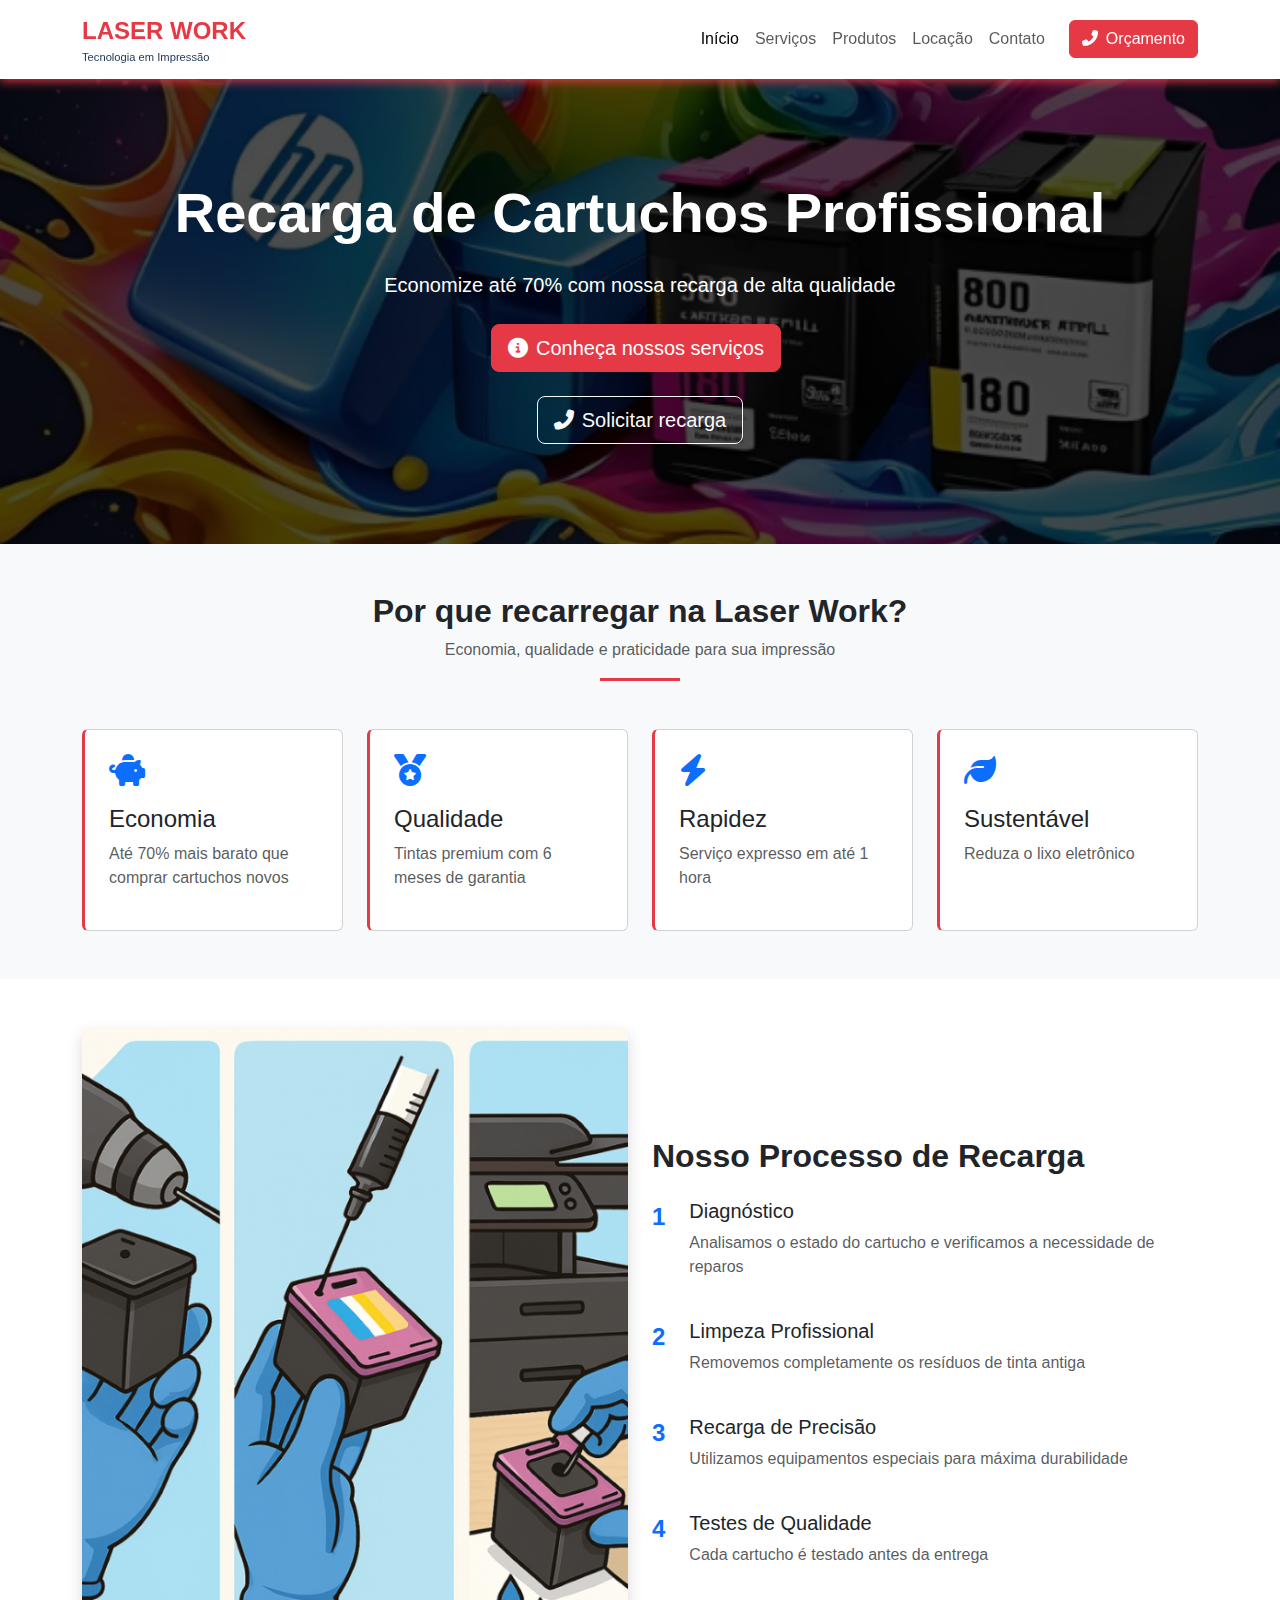
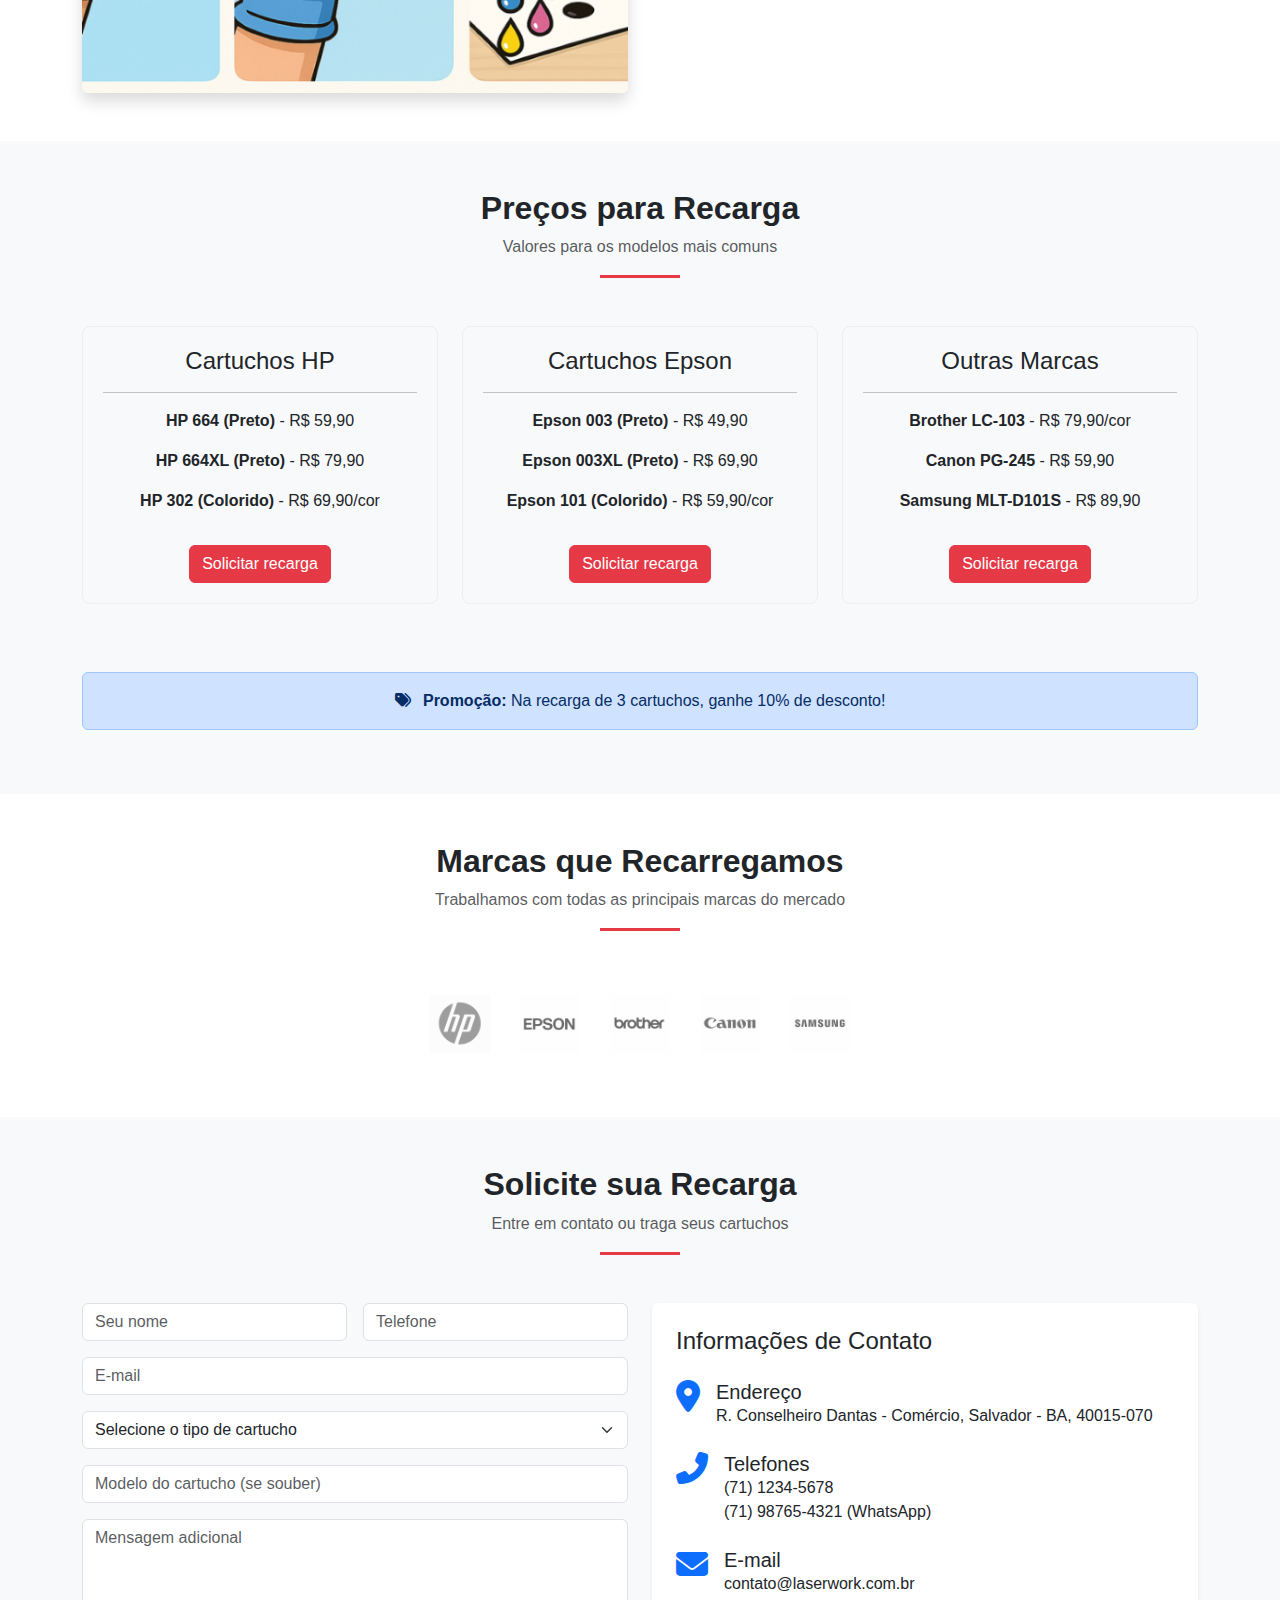
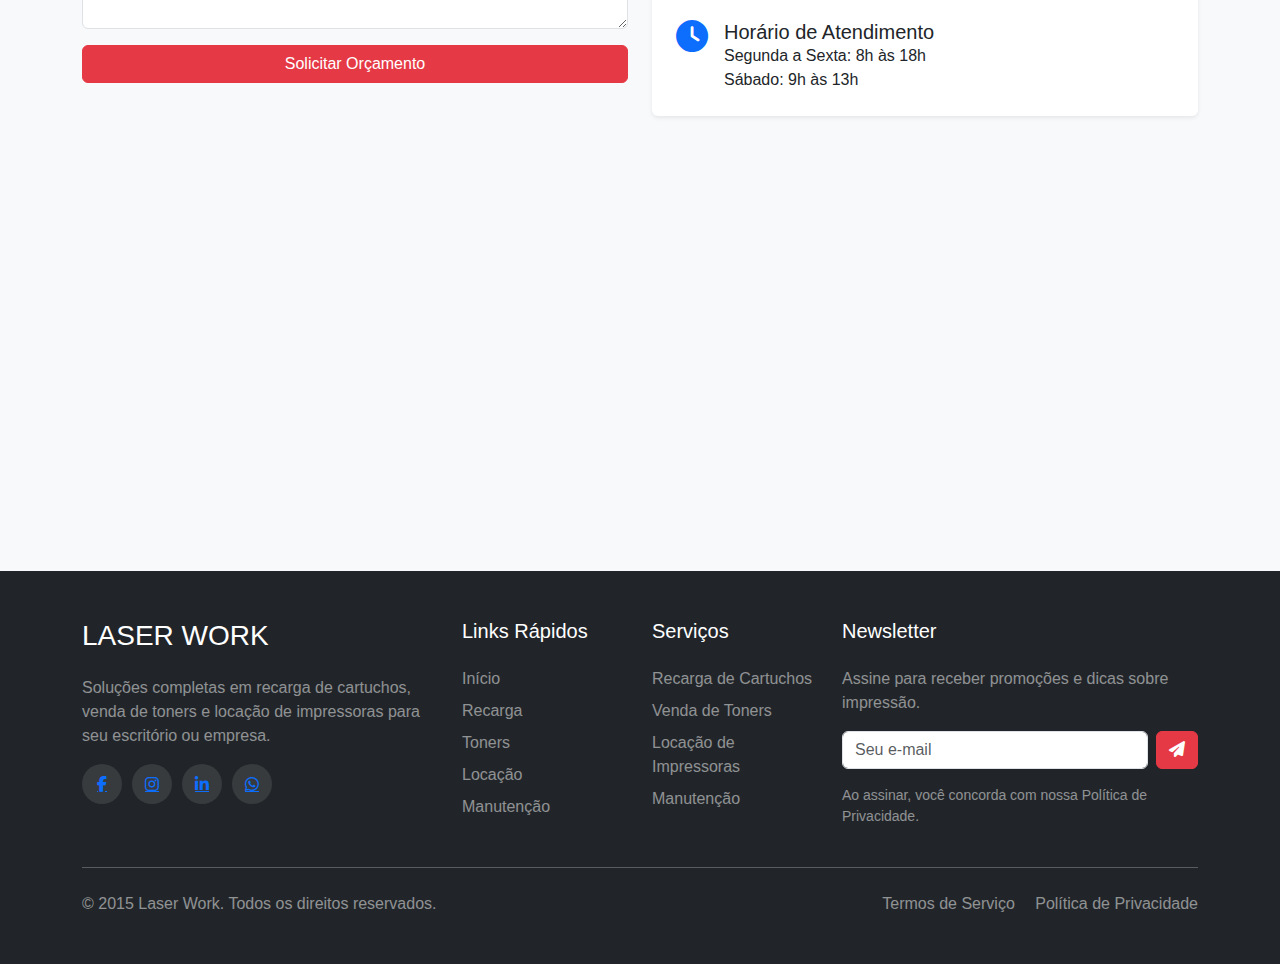
<file: recarga.html>
<!DOCTYPE html>
<html lang="pt-br">

<head>
    <meta charset="UTF-8">
    <meta name="viewport" content="width=device-width, initial-scale=1.0">
    <title>Recarga de Cartuchos | Laser Work</title>
    <meta name="description"
        content="Laser Work - Soluções em impressão, recarga de cartuchos, venda de toners e locação de impressoras.">
    <link rel="shortcut icon" href="images/logo.jpg" type="image/x-icon">
    <!-- Bootstrap CSS -->
    <link href="https://cdn.jsdelivr.net/npm/bootstrap@5.3.0/dist/css/bootstrap.min.css" rel="stylesheet">
    <!-- Font Awesome -->
    <link rel="stylesheet" href="https://cdnjs.cloudflare.com/ajax/libs/font-awesome/6.4.0/css/all.min.css">
    <link rel="stylesheet" href="css/recarga.css">
</head>

<body>
    <!-- Barra de Navegação -->
    <nav class="navbar navbar-expand-lg navbar-light sticky-top">
        <div class="container">
            <a class="navbar-brand" href="index.html">
                <span class="fw-bold" style="color: var(--primary-color); font-size: 1.5rem;">LASER WORK</span>
                <small class="d-block" style="font-size: 0.7rem; color: var(--dark-color);">Tecnologia em
                    Impressão</small>
            </a>
            <button class="navbar-toggler" type="button" data-bs-toggle="collapse" data-bs-target="#navbarNav">
                <span class="navbar-toggler-icon"></span>
            </button>
            <div class="collapse navbar-collapse" id="navbarNav">
                <ul class="navbar-nav ms-auto">
                    <li class="nav-item">
                        <a class="nav-link active" href="#">Início</a>
                    </li>
                    <li class="nav-item">
                        <a class="nav-link" href="#servicos">Serviços</a>
                    </li>
                    <li class="nav-item">
                        <a class="nav-link" href="#produtos">Produtos</a>
                    </li>
                    <li class="nav-item">
                        <a class="nav-link" href="#locacao">Locação</a>
                    </li>
                    <li class="nav-item">
                        <a class="nav-link" href="#contato">Contato</a>
                    </li>
                </ul>
                <a href="#contato" class="btn btn-primary ms-lg-3">
                    <i class="fas fa-phone-alt me-2"></i>Orçamento
                </a>
            </div>
        </div>
    </nav>

    <!-- Hero Section -->
    <section class="hero-section">
        <div class="container text-center">
            <h1 class="display-4 fw-bold mb-4">Recarga de Cartuchos Profissional</h1>
            <p class="lead mb-4">Economize até 70% com nossa recarga de alta qualidade</p>
            <a href="index.html#servicos" class="btn btn-primary btn-lg me-2">
                <i class="fas fa-info-circle me-2"></i>Conheça nossos serviços
            </a>
            <br>
            <br>
            <a href="#contato" class="btn btn-outline-light btn-lg">
                <i class="fas fa-phone-alt me-2"></i>Solicitar recarga
            </a>
        </div>
    </section>

    <!-- Benefícios -->
    <section id="servicos" class="py-5 bg-light">
        <div class="container">
            <div class="text-center mb-5">
                <h2 class="fw-bold">Por que recarregar na Laser Work?</h2>
                <p class="text-muted">Economia, qualidade e praticidade para sua impressão</p>
                <div class="mx-auto" style="width: 80px; height: 3px; background-color: var(--primary-color);"></div>
            </div>

            <div class="row g-4">
                <div class="col-md-6 col-lg-3">
                    <div class="benefit-card card h-100 p-4 bg-white">
                        <div class="text-primary mb-3">
                            <i class="fas fa-piggy-bank fa-2x"></i>
                        </div>
                        <h4>Economia</h4>
                        <p class="text-muted">Até 70% mais barato que comprar cartuchos novos</p>
                    </div>
                </div>

                <div class="col-md-6 col-lg-3">
                    <div class="benefit-card card h-100 p-4 bg-white">
                        <div class="text-primary mb-3">
                            <i class="fas fa-medal fa-2x"></i>
                        </div>
                        <h4>Qualidade</h4>
                        <p class="text-muted">Tintas premium com 6 meses de garantia</p>
                    </div>
                </div>

                <div class="col-md-6 col-lg-3">
                    <div class="benefit-card card h-100 p-4 bg-white">
                        <div class="text-primary mb-3">
                            <i class="fas fa-bolt fa-2x"></i>
                        </div>
                        <h4>Rapidez</h4>
                        <p class="text-muted">Serviço expresso em até 1 hora</p>
                    </div>
                </div>

                <div class="col-md-6 col-lg-3">
                    <div class="benefit-card card h-100 p-4 bg-white">
                        <div class="text-primary mb-3">
                            <i class="fas fa-leaf fa-2x"></i>
                        </div>
                        <h4>Sustentável</h4>
                        <p class="text-muted">Reduza o lixo eletrônico</p>
                    </div>
                </div>
            </div>
        </div>
    </section>

    <!-- Processo de Recarga -->
    <section class="py-5 bg-white">
        <div class="container">
            <div class="row align-items-center">
                <div class="col-lg-6 mb-4 mb-lg-0">
                    <img src="images/recarga-ex.png" alt="Processo de recarga" class="img-fluid rounded shadow">
                </div>
                <div class="col-lg-6">
                    <h2 class="fw-bold mb-4">Nosso Processo de Recarga</h2>

                    <div class="d-flex mb-4">
                        <div class="me-4 text-primary fw-bold" style="font-size: 1.5rem;">1</div>
                        <div>
                            <h5>Diagnóstico</h5>
                            <p class="text-muted">Analisamos o estado do cartucho e verificamos a necessidade de reparos
                            </p>
                        </div>
                    </div>

                    <div class="d-flex mb-4">
                        <div class="me-4 text-primary fw-bold" style="font-size: 1.5rem;">2</div>
                        <div>
                            <h5>Limpeza Profissional</h5>
                            <p class="text-muted">Removemos completamente os resíduos de tinta antiga</p>
                        </div>
                    </div>

                    <div class="d-flex mb-4">
                        <div class="me-4 text-primary fw-bold" style="font-size: 1.5rem;">3</div>
                        <div>
                            <h5>Recarga de Precisão</h5>
                            <p class="text-muted">Utilizamos equipamentos especiais para máxima durabilidade</p>
                        </div>
                    </div>

                    <div class="d-flex">
                        <div class="me-4 text-primary fw-bold" style="font-size: 1.5rem;">4</div>
                        <div>
                            <h5>Testes de Qualidade</h5>
                            <p class="text-muted">Cada cartucho é testado antes da entrega</p>
                        </div>
                    </div>
                </div>
            </div>
        </div>
    </section>

    <!-- Preços -->
    <section class="py-5 bg-light">
        <div class="container">
            <div class="text-center mb-5">
                <h2 class="fw-bold">Preços para Recarga</h2>
                <p class="text-muted">Valores para os modelos mais comuns</p>
                <div class="mx-auto" style="width: 80px; height: 3px; background-color: var(--primary-color);"></div>
            </div>

            <div class="row">
                <div class="col-md-4 mb-4">
                    <div class="price-card text-center">
                        <h4>Cartuchos HP</h4>
                        <hr>
                        <p><strong>HP 664 (Preto)</strong> - R$ 59,90</p>
                        <p><strong>HP 664XL (Preto)</strong> - R$ 79,90</p>
                        <p><strong>HP 302 (Colorido)</strong> - R$ 69,90/cor</p>
                        <a href="#contato" class="btn btn-primary mt-3">Solicitar recarga</a>
                    </div>
                </div>

                <div class="col-md-4 mb-4">
                    <div class="price-card text-center">
                        <h4>Cartuchos Epson</h4>
                        <hr>
                        <p><strong>Epson 003 (Preto)</strong> - R$ 49,90</p>
                        <p><strong>Epson 003XL (Preto)</strong> - R$ 69,90</p>
                        <p><strong>Epson 101 (Colorido)</strong> - R$ 59,90/cor</p>
                        <a href="#contato" class="btn btn-primary mt-3">Solicitar recarga</a>
                    </div>
                </div>

                <div class="col-md-4 mb-4">
                    <div class="price-card text-center">
                        <h4>Outras Marcas</h4>
                        <hr>
                        <p><strong>Brother LC-103</strong> - R$ 79,90/cor</p>
                        <p><strong>Canon PG-245</strong> - R$ 59,90</p>
                        <p><strong>Samsung MLT-D101S</strong> - R$ 89,90</p>
                        <a href="#contato" class="btn btn-primary mt-3">Solicitar recarga</a>
                    </div>
                </div>
            </div>

            <div class="alert alert-primary text-center mt-4">
                <i class="fas fa-tags me-2"></i> <strong>Promoção:</strong> Na recarga de 3 cartuchos, ganhe 10% de
                desconto!
            </div>
        </div>
    </section>

    <!-- Marcas Atendidas -->
    <section class="py-5 bg-white">
        <div class="container">
            <div class="text-center mb-5">
                <h2 class="fw-bold">Marcas que Recarregamos</h2>
                <p class="text-muted">Trabalhamos com todas as principais marcas do mercado</p>
                <div class="mx-auto" style="width: 80px; height: 3px; background-color: var(--primary-color);"></div>
            </div>

            <div class="d-flex flex-wrap justify-content-center align-items-center">
                <a href="https://www.hp.com/br" target="_blank" rel="noopener noreferrer">
                    <img src="images/hp.png" alt="HP" title="HP" class="brand-logo">
                </a>
                <a href="https://www.epson.com.br" target="_blank" rel="noopener noreferrer">
                    <img src="images/epson.png" alt="Epson" title="Epson" class="brand-logo">
                </a>
                <a href="https://www.brother.com.br" target="_blank" rel="noopener noreferrer">
                    <img src="images/brother.png" alt="Brother" title="Brother" class="brand-logo">
                </a>
                <a href="https://www.canon.com.br" target="_blank" rel="noopener noreferrer">
                    <img src="images/canon.png" alt="Canon" title="Canon" class="brand-logo">
                </a>
                <a href="https://www.samsung.com/br" target="_blank" rel="noopener noreferrer">
                    <img src="images/samsung.png" alt="Samsung" title="Samsung" class="brand-logo">
                </a>
            </div>
        </div>
    </section>

    <!-- Contato -->
    <section id="contato" class="py-5 bg-light">
        <div class="container">
            <div class="text-center mb-5">
                <h2 class="fw-bold">Solicite sua Recarga</h2>
                <p class="text-muted">Entre em contato ou traga seus cartuchos</p>
                <div class="mx-auto" style="width: 80px; height: 3px; background-color: var(--primary-color);"></div>
            </div>

            <div class="row">
                <div class="col-lg-6 mb-4 mb-lg-0">
                    <form>
                        <div class="row g-3">
                            <div class="col-md-6">
                                <input type="text" class="form-control" placeholder="Seu nome" required>
                            </div>
                            <div class="col-md-6">
                                <input type="tel" class="form-control" placeholder="Telefone" required>
                            </div>
                            <div class="col-12">
                                <input type="email" class="form-control" placeholder="E-mail">
                            </div>
                            <div class="col-12">
                                <select class="form-select" required>
                                    <option value="">Selecione o tipo de cartucho</option>
                                    <option>HP</option>
                                    <option>Epson</option>
                                    <option>Brother</option>
                                    <option>Canon</option>
                                    <option>Samsung</option>
                                    <option>Outra marca</option>
                                </select>
                            </div>
                            <div class="col-12">
                                <input type="text" class="form-control" placeholder="Modelo do cartucho (se souber)">
                            </div>
                            <div class="col-12">
                                <textarea class="form-control" rows="4" placeholder="Mensagem adicional"></textarea>
                            </div>
                            <div class="col-12">
                                <button type="submit" class="btn btn-primary w-100">Solicitar Orçamento</button>
                            </div>
                        </div>
                    </form>
                </div>

                <div class="col-lg-6">
                    <div class="card h-100 border-0 shadow-sm">
                        <div class="card-body p-4">
                            <h4 class="mb-4">Informações de Contato</h4>

                            <div class="d-flex mb-4">
                                <div class="me-3 text-primary">
                                    <i class="fas fa-map-marker-alt fa-2x"></i>
                                </div>
                                <div>
                                    <h5 class="mb-0">Endereço</h5>
                                    <p class="mb-0">R. Conselheiro Dantas - Comércio, Salvador - BA, 40015-070</p>
                                </div>
                            </div>

                            <div class="d-flex mb-4">
                                <div class="me-3 text-primary">
                                    <i class="fas fa-phone-alt fa-2x"></i>
                                </div>
                                <div>
                                    <h5 class="mb-0">Telefones</h5>
                                    <p class="mb-0">(71) 1234-5678<br>(71) 98765-4321 (WhatsApp)</p>
                                </div>
                            </div>

                            <div class="d-flex mb-4">
                                <div class="me-3 text-primary">
                                    <i class="fas fa-envelope fa-2x"></i>
                                </div>
                                <div>
                                    <h5 class="mb-0">E-mail</h5>
                                    <p class="mb-0">contato@laserwork.com.br</p>
                                </div>
                            </div>

                            <div class="d-flex">
                                <div class="me-3 text-primary">
                                    <i class="fas fa-clock fa-2x"></i>
                                </div>
                                <div>
                                    <h5 class="mb-0">Horário de Atendimento</h5>
                                    <p class="mb-0">Segunda a Sexta: 8h às 18h<br>Sábado: 9h às 13h</p>
                                </div>
                            </div>
                        </div>
                    </div>
                </div>
            </div>
        </div>
    </section>

    <!-- Mapa -->
    <div class="bg-light">
        <div class="container-fluid p-0">
            <iframe
                src="https://www.google.com/maps/embed?pb=!1m18!1m12!1m3!1d3887.9880378899256!2d-38.51538892468791!3d-12.97157195991814!2m3!1f0!2f0!3f0!3m2!1i1024!2i768!4f13.1!3m3!1m2!1s0x71604e5ceeb064b%3A0x7ddb6ce56b96d4c3!2sR.%20Conselheiro%20Dantas%20-%20Com%C3%A9rcio%2C%20Salvador%20-%20BA%2C%2040015-070!5e0!3m2!1spt-BR!2sbr!4v1689873178816!5m2!1spt-BR!2sbr"
                width="100%" height="400" style="border:0;" allowfullscreen="" loading="lazy"
                referrerpolicy="no-referrer-when-downgrade"></iframe>
        </div>
    </div>

    <!-- Rodapé -->
    <footer class="py-5 bg-dark text-white">
        <div class="container">
            <div class="row">
                <div class="col-lg-4 mb-4 mb-lg-0">
                    <h3 class="text-white mb-4">LASER WORK</h3>
                    <p class="text-white-50">Soluções completas em recarga de cartuchos, venda de toners e locação de
                        impressoras para seu escritório ou empresa.</p>
                    <div class="d-flex">
                        <a href="#" class="social-icon"><i class="fab fa-facebook-f"></i></a>
                        <a href="#" class="social-icon"><i class="fab fa-instagram"></i></a>
                        <a href="#" class="social-icon"><i class="fab fa-linkedin-in"></i></a>
                        <a href="https://wa.me/5571982559495" target="_blank" class="social-icon"><i
                                class="fab fa-whatsapp"></i></a>
                    </div>
                </div>

                <div class="col-lg-2 col-md-6 mb-4 mb-md-0">
                    <h5 class="text-white mb-4">Links Rápidos</h5>
                    <ul class="list-unstyled">
                        <li class="mb-2"><a href="index.html" class="text-white-50 text-decoration-none">Início</a></li>
                        <li class="mb-2"><a href="recarga.html" class="text-white-50 text-decoration-none">Recarga</a>
                        </li>
                        <li class="mb-2"><a href="toners.html" class="text-white-50 text-decoration-none">Toners</a>
                        </li>
                        <li class="mb-2"><a href="locacao.html" class="text-white-50 text-decoration-none">Locação</a>
                        </li>
                        <li class="mb-2"><a href="manutencao.html"
                                class="text-white-50 text-decoration-none">Manutenção</a></li>
                    </ul>
                </div>

                <div class="col-lg-2 col-md-6 mb-4 mb-md-0">
                    <h5 class="text-white mb-4">Serviços</h5>
                    <ul class="list-unstyled">
                        <li class="mb-2"><a href="recarga.html" class="text-white-50 text-decoration-none">Recarga de
                                Cartuchos</a></li>
                        <li class="mb-2"><a href="vendas.html" class="text-white-50 text-decoration-none">Venda de
                                Toners</a></li>
                        <li class="mb-2"><a href="locacao.html" class="text-white-50 text-decoration-none">Locação de
                                Impressoras</a></li>
                        <li class="mb-2"><a href="manutencao.html"
                                class="text-white-50 text-decoration-none">Manutenção</a></li>
                    </ul>
                </div>

                <div class="col-lg-4">
                    <h5 class="text-white mb-4">Newsletter</h5>
                    <p class="text-white-50 mb-3">Assine para receber promoções e dicas sobre impressão.</p>
                    <form class="d-flex mb-3">
                        <input type="email" class="form-control me-2" placeholder="Seu e-mail">
                        <button type="submit" class="btn btn-primary"><i class="fas fa-paper-plane"></i></button>
                    </form>
                    <p class="small text-white-50">Ao assinar, você concorda com nossa Política de Privacidade.</p>
                </div>
            </div>

            <hr class="my-4 bg-secondary">

            <div class="row">
                <div class="col-md-6 text-center text-md-start">
                    <p class="mb-0 text-white-50">&copy; 2015 Laser Work. Todos os direitos reservados.</p>
                </div>
                <div class="col-md-6 text-center text-md-end">
                    <a href="#" class="text-white-50 text-decoration-none me-3">Termos de Serviço</a>
                    <a href="#" class="text-white-50 text-decoration-none">Política de Privacidade</a>
                </div>
            </div>
        </div>
    </footer>

    <!-- Bootstrap JS -->
    <script src="https://cdn.jsdelivr.net/npm/bootstrap@5.3.0/dist/js/bootstrap.bundle.min.js"></script>
    <!-- Scripts personalizados -->
    <script>
        document.addEventListener('DOMContentLoaded', function () {
            // Suaviza a rolagem para links internos
            document.querySelectorAll('a[href^="#"]').forEach(anchor => {
                anchor.addEventListener('click', function (e) {
                    e.preventDefault();
                    const target = document.querySelector(this.getAttribute('href'));
                    if (target) {
                        window.scrollTo({
                            top: target.offsetTop - 70,
                            behavior: 'smooth'
                        });
                    }
                });
            });
            document.querySelectorAll('a, button').forEach(function (el) {
                const texto = (el.innerText || '').toLowerCase();
                if (
                    texto.includes('orçamento') ||
                    texto.includes('solicitar orçamento') ||
                    texto.includes('solicitar recarga')
                ) {
                    el.addEventListener('click', function (e) {
                        e.preventDefault();
                        const numero = '5571982559495';
                        const mensagem = 'Olá! Gostaria de solicitar um orçamento/recarga.';
                        const url = `https://wa.me/${numero}?text=${encodeURIComponent(mensagem)}`;
                        window.open(url, '_blank');
                    });
                }
            });
        

        // Adiciona classe ativa ao item do menu conforme a rolagem
        window.addEventListener('scroll', function () {
            const scrollDistance = window.scrollY + 72;

            document.querySelectorAll('section').forEach((section, i) => {
                if (section.offsetTop <= scrollDistance) {
                    document.querySelectorAll('.navbar-nav a.active').forEach(el => {
                        el.classList.remove('active');
                    });
                    const navItems = document.querySelectorAll('.navbar-nav a');
                    if (navItems[i]) {
                        navItems[i].classList.add('active');
                    }
                }
            });
        });
        });
    </script>
</body>

</html>
</file>
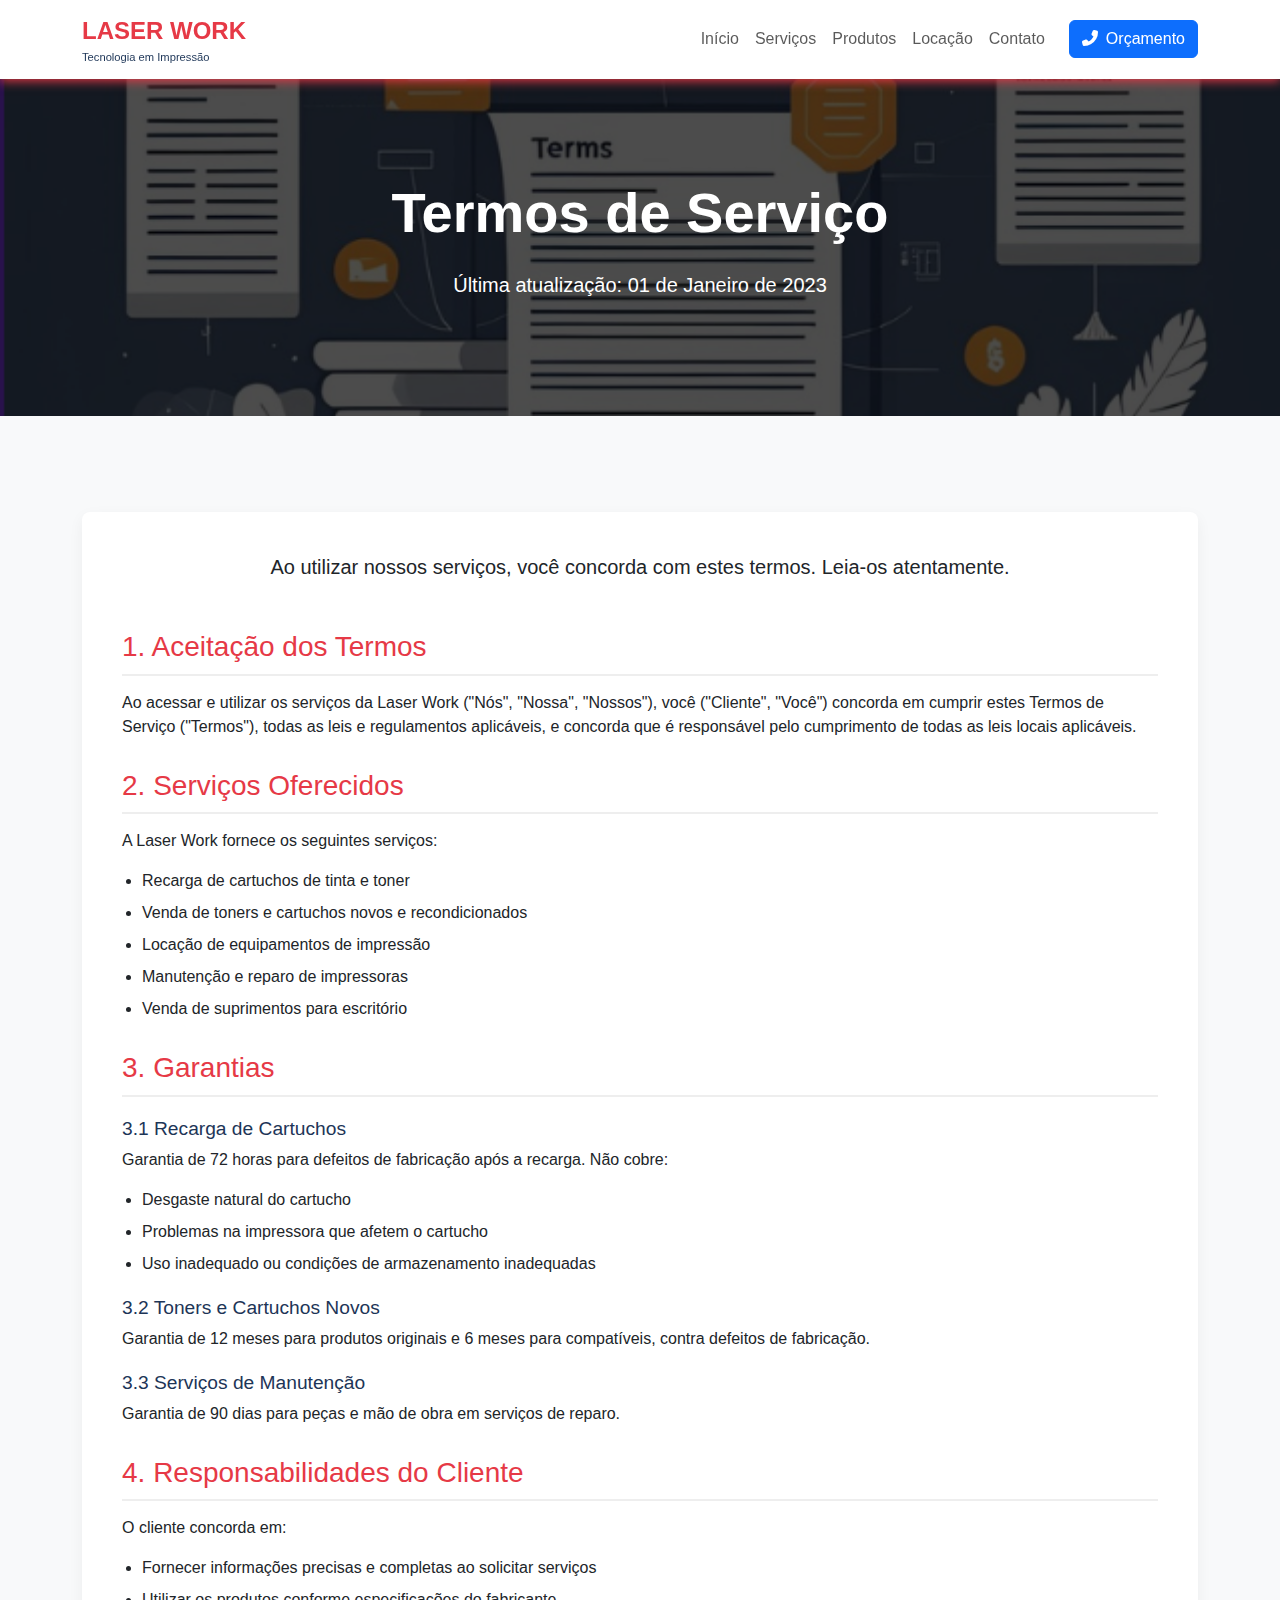
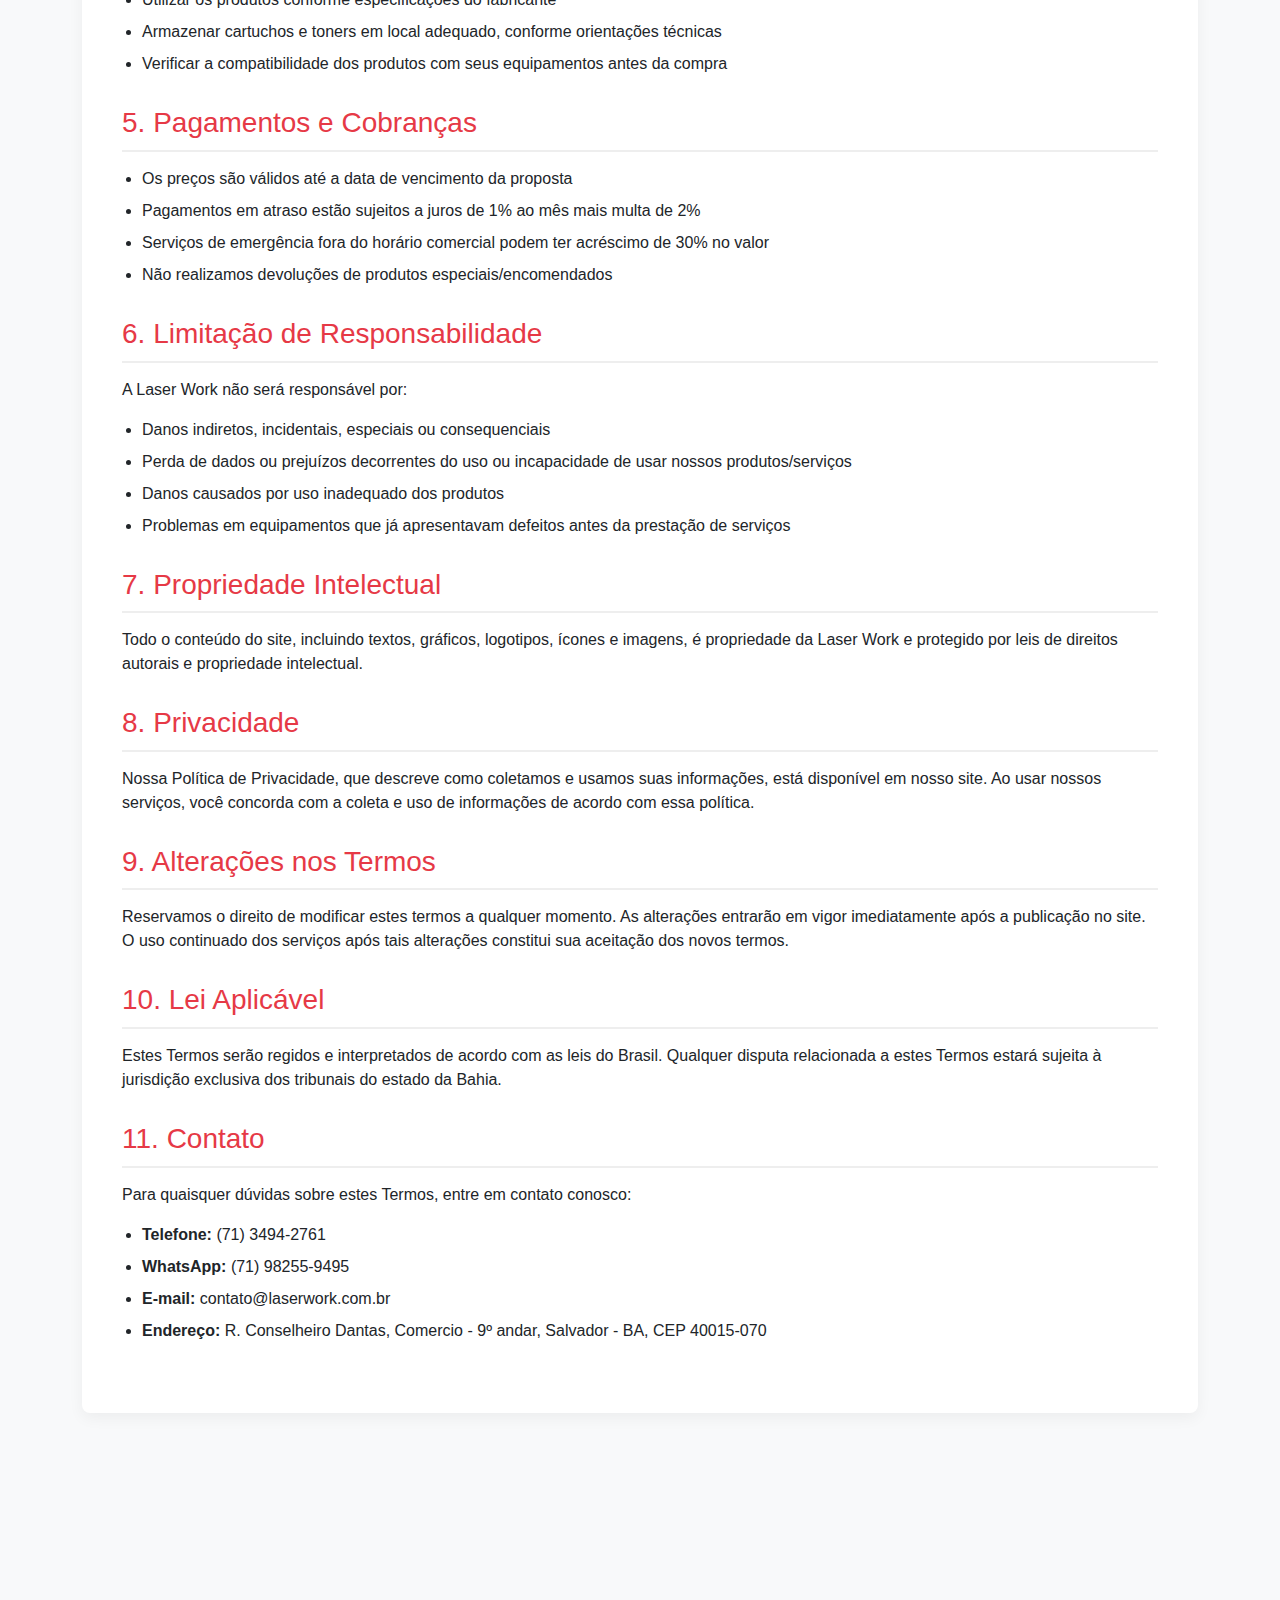
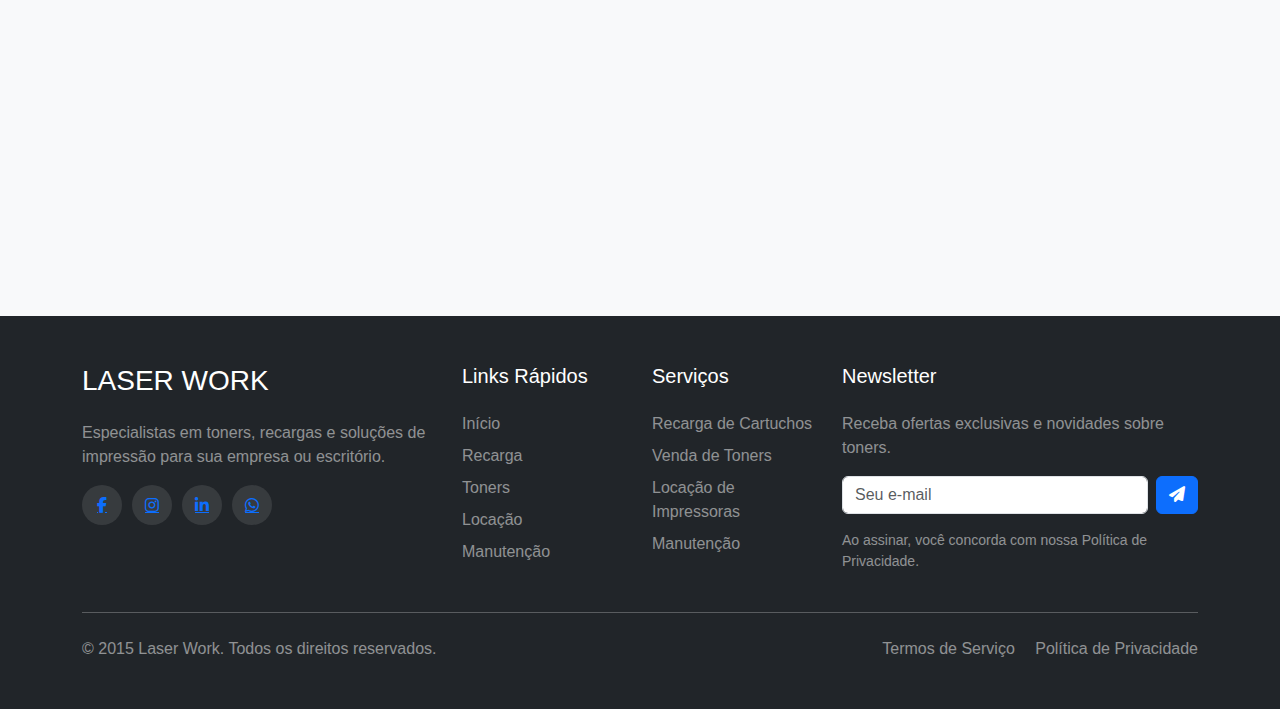
<file: terms.html>
<!DOCTYPE html>
<html lang="pt-br">

<head>
    <meta charset="UTF-8">
    <meta name="viewport" content="width=device-width, initial-scale=1.0">
    <title>Termos de Serviço | Laser Work</title>
    <meta name="description" content="Termos e condições de uso dos serviços da Laser Work">
    <link rel="shortcut icon" href="images/logo.jpg" type="image/x-icon">
    <!-- Bootstrap CSS -->
    <link href="https://cdn.jsdelivr.net/npm/bootstrap@5.3.0/dist/css/bootstrap.min.css" rel="stylesheet">
    <!-- Font Awesome -->
    <link rel="stylesheet" href="https://cdnjs.cloudflare.com/ajax/libs/font-awesome/6.4.0/css/all.min.css">
    <!-- CSS personalizado -->
    <link rel="stylesheet" href="css/terms.css">
    
</head>

<body>
    <!-- Barra de Navegação -->
    <nav class="navbar navbar-expand-lg navbar-light sticky-top">
        <div class="container">
            <a class="navbar-brand" href="index.html">
                <span class="fw-bold" style="color: var(--primary-color); font-size: 1.5rem;">LASER WORK</span>
                <small class="d-block" style="font-size: 0.7rem; color: var(--dark-color);">Tecnologia em
                    Impressão</small>
            </a>
            <button class="navbar-toggler" type="button" data-bs-toggle="collapse" data-bs-target="#navbarNav">
                <span class="navbar-toggler-icon"></span>
            </button>
            <div class="collapse navbar-collapse" id="navbarNav">
                <ul class="navbar-nav ms-auto">
                    <li class="nav-item">
                        <a class="nav-link" href="index.html">Início</a>
                    </li>
                    <li class="nav-item">
                        <a class="nav-link" href="index.html#servicos">Serviços</a>
                    </li>
                    <li class="nav-item">
                        <a class="nav-link" href="index.html#produtos">Produtos</a>
                    </li>
                    <li class="nav-item">
                        <a class="nav-link" href="locacao.html">Locação</a>
                    </li>
                    <li class="nav-item">
                        <a class="nav-link" href="index.html#contato">Contato</a>
                    </li>
                </ul>
                <a href="index.html#contato" class="btn btn-primary ms-lg-3">
                    <i class="fas fa-phone-alt me-2"></i>Orçamento
                </a>
            </div>
        </div>
    </nav>

    <!-- Seção Hero -->
    <section class="terms-hero">
        <div class="container">
            <div class="row">
                <div class="col-lg-8 mx-auto text-center">
                    <h1 class="display-4 fw-bold mb-4">Termos de Serviço</h1>
                    <p class="lead">Última atualização: 01 de Janeiro de 2023</p>
                </div>
            </div>
        </div>
    </section>

    <!-- Conteúdo dos Termos -->
    <section class="py-5 bg-light">
        <div class="container py-5">
            <div class="terms-content">
                <div class="text-center mb-5">
                    <p class="lead">Ao utilizar nossos serviços, você concorda com estes termos. Leia-os atentamente.</p>
                </div>

                <div class="terms-section">
                    <h3>1. Aceitação dos Termos</h3>
                    <p>Ao acessar e utilizar os serviços da Laser Work ("Nós", "Nossa", "Nossos"), você ("Cliente", "Você") concorda em cumprir estes Termos de Serviço ("Termos"), todas as leis e regulamentos aplicáveis, e concorda que é responsável pelo cumprimento de todas as leis locais aplicáveis.</p>
                </div>

                <div class="terms-section">
                    <h3>2. Serviços Oferecidos</h3>
                    <p>A Laser Work fornece os seguintes serviços:</p>
                    <ul>
                        <li>Recarga de cartuchos de tinta e toner</li>
                        <li>Venda de toners e cartuchos novos e recondicionados</li>
                        <li>Locação de equipamentos de impressão</li>
                        <li>Manutenção e reparo de impressoras</li>
                        <li>Venda de suprimentos para escritório</li>
                    </ul>
                </div>

                <div class="terms-section">
                    <h3>3. Garantias</h3>
                    <h4>3.1 Recarga de Cartuchos</h4>
                    <p>Garantia de 72 horas para defeitos de fabricação após a recarga. Não cobre:</p>
                    <ul>
                        <li>Desgaste natural do cartucho</li>
                        <li>Problemas na impressora que afetem o cartucho</li>
                        <li>Uso inadequado ou condições de armazenamento inadequadas</li>
                    </ul>

                    <h4>3.2 Toners e Cartuchos Novos</h4>
                    <p>Garantia de 12 meses para produtos originais e 6 meses para compatíveis, contra defeitos de fabricação.</p>

                    <h4>3.3 Serviços de Manutenção</h4>
                    <p>Garantia de 90 dias para peças e mão de obra em serviços de reparo.</p>
                </div>

                <div class="terms-section">
                    <h3>4. Responsabilidades do Cliente</h3>
                    <p>O cliente concorda em:</p>
                    <ul>
                        <li>Fornecer informações precisas e completas ao solicitar serviços</li>
                        <li>Utilizar os produtos conforme especificações do fabricante</li>
                        <li>Armazenar cartuchos e toners em local adequado, conforme orientações técnicas</li>
                        <li>Verificar a compatibilidade dos produtos com seus equipamentos antes da compra</li>
                    </ul>
                </div>

                <div class="terms-section">
                    <h3>5. Pagamentos e Cobranças</h3>
                    <ul>
                        <li>Os preços são válidos até a data de vencimento da proposta</li>
                        <li>Pagamentos em atraso estão sujeitos a juros de 1% ao mês mais multa de 2%</li>
                        <li>Serviços de emergência fora do horário comercial podem ter acréscimo de 30% no valor</li>
                        <li>Não realizamos devoluções de produtos especiais/encomendados</li>
                    </ul>
                </div>

                <div class="terms-section">
                    <h3>6. Limitação de Responsabilidade</h3>
                    <p>A Laser Work não será responsável por:</p>
                    <ul>
                        <li>Danos indiretos, incidentais, especiais ou consequenciais</li>
                        <li>Perda de dados ou prejuízos decorrentes do uso ou incapacidade de usar nossos produtos/serviços</li>
                        <li>Danos causados por uso inadequado dos produtos</li>
                        <li>Problemas em equipamentos que já apresentavam defeitos antes da prestação de serviços</li>
                    </ul>
                </div>

                <div class="terms-section">
                    <h3>7. Propriedade Intelectual</h3>
                    <p>Todo o conteúdo do site, incluindo textos, gráficos, logotipos, ícones e imagens, é propriedade da Laser Work e protegido por leis de direitos autorais e propriedade intelectual.</p>
                </div>

                <div class="terms-section">
                    <h3>8. Privacidade</h3>
                    <p>Nossa Política de Privacidade, que descreve como coletamos e usamos suas informações, está disponível em nosso site. Ao usar nossos serviços, você concorda com a coleta e uso de informações de acordo com essa política.</p>
                </div>

                <div class="terms-section">
                    <h3>9. Alterações nos Termos</h3>
                    <p>Reservamos o direito de modificar estes termos a qualquer momento. As alterações entrarão em vigor imediatamente após a publicação no site. O uso continuado dos serviços após tais alterações constitui sua aceitação dos novos termos.</p>
                </div>

                <div class="terms-section">
                    <h3>10. Lei Aplicável</h3>
                    <p>Estes Termos serão regidos e interpretados de acordo com as leis do Brasil. Qualquer disputa relacionada a estes Termos estará sujeita à jurisdição exclusiva dos tribunais do estado da Bahia.</p>
                </div>

                <div class="terms-section">
                    <h3>11. Contato</h3>
                    <p>Para quaisquer dúvidas sobre estes Termos, entre em contato conosco:</p>
                    <ul>
                        <li><strong>Telefone:</strong> (71) 3494-2761</li>
                        <li><strong>WhatsApp:</strong> (71) 98255-9495</li>
                        <li><strong>E-mail:</strong> contato@laserwork.com.br</li>
                        <li><strong>Endereço:</strong> R. Conselheiro Dantas, Comercio - 9º andar, Salvador - BA, CEP 40015-070</li>
                    </ul>
                </div>
            </div>
        </div>
    </section>

        <!-- Mapa -->
    <div class="bg-light">
        <div class="container-fluid p-0">
            <iframe
                src="https://www.google.com/maps/embed?pb=!1m18!1m12!1m3!1d3887.9880378899256!2d-38.51538892468791!3d-12.97157195991814!2m3!1f0!2f0!3f0!3m2!1i1024!2i768!4f13.1!3m3!1m2!1s0x71604e5ceeb064b%3A0x7ddb6ce56b96d4c3!2sR.%20Conselheiro%20Dantas%20-%20Com%C3%A9rcio%2C%20Salvador%20-%20BA%2C%2040015-070!5e0!3m2!1spt-BR!2sbr!4v1689873178816!5m2!1spt-BR!2sbr"
                width="100%" height="400" style="border:0;" allowfullscreen="" loading="lazy"
                referrerpolicy="no-referrer-when-downgrade"></iframe>
        </div>
    </div>

    <!-- Rodapé -->
    <footer class="py-5 bg-dark text-white">
        <div class="container">
            <div class="row">
                <div class="col-lg-4 mb-4 mb-lg-0">
                    <h3 class="text-white mb-4">LASER WORK</h3>
                    <p class="text-white-50">Especialistas em toners, recargas e soluções de impressão para sua empresa ou escritório.</p>
                    <div class="d-flex">
                        <a href="#" class="social-icon"><i class="fab fa-facebook-f"></i></a>
                        <a href="#" class="social-icon"><i class="fab fa-instagram"></i></a>
                        <a href="#" class="social-icon"><i class="fab fa-linkedin-in"></i></a>
                        <a href="https://wa.me/5571982559495" target="_blank" class="social-icon"><i class="fab fa-whatsapp"></i></a>
                    </div>
                </div>

                <div class="col-lg-2 col-md-6 mb-4 mb-md-0">
                    <h5 class="text-white mb-4">Links Rápidos</h5>
                    <ul class="list-unstyled">
                        <li class="mb-2"><a href="index.html" class="text-white-50 text-decoration-none">Início</a></li>
                        <li class="mb-2"><a href="recarga.html" class="text-white-50 text-decoration-none">Recarga</a></li>
                        <li class="mb-2"><a href="vendas.html" class="text-white-50 text-decoration-none">Toners</a></li>
                        <li class="mb-2"><a href="locacao.html" class="text-white-50 text-decoration-none">Locação</a></li>
                        <li class="mb-2"><a href="manutencao.html" class="text-white-50 text-decoration-none">Manutenção</a></li>
                    </ul>
                </div>

                <div class="col-lg-2 col-md-6 mb-4 mb-md-0">
                    <h5 class="text-white mb-4">Serviços</h5>
                    <ul class="list-unstyled">
                        <li class="mb-2"><a href="recarga.html" class="text-white-50 text-decoration-none">Recarga de Cartuchos</a></li>
                        <li class="mb-2"><a href="vendas.html" class="text-white-50 text-decoration-none">Venda de Toners</a></li>
                        <li class="mb-2"><a href="locacao.html" class="text-white-50 text-decoration-none">Locação de Impressoras</a></li>
                        <li class="mb-2"><a href="manutencao.html" class="text-white-50 text-decoration-none">Manutenção</a></li>
                    </ul>
                </div>

                <div class="col-lg-4">
                    <h5 class="text-white mb-4">Newsletter</h5>
                    <p class="text-white-50 mb-3">Receba ofertas exclusivas e novidades sobre toners.</p>
                    <form class="d-flex mb-3">
                        <input type="email" class="form-control me-2" placeholder="Seu e-mail">
                        <button type="submit" class="btn btn-primary"><i class="fas fa-paper-plane"></i></button>
                    </form>
                    <p class="small text-white-50">Ao assinar, você concorda com nossa Política de Privacidade.</p>
                </div>
            </div>

            <hr class="my-4 bg-secondary">

            <div class="row">
                <div class="col-md-6 text-center text-md-start">
                    <p class="mb-0 text-white-50">&copy; 2015 Laser Work. Todos os direitos reservados.</p>
                </div>
                <div class="col-md-6 text-center text-md-end">
                    <a href="terms.html" class="text-white-50 text-decoration-none me-3">Termos de Serviço</a>
                    <a href="privacy.html" class="text-white-50 text-decoration-none">Política de Privacidade</a>
                </div>
            </div>
        </div>
    </footer>

    <!-- Bootstrap JS e dependências -->
    <script src="https://cdn.jsdelivr.net/npm/bootstrap@5.3.0/dist/js/bootstrap.bundle.min.js"></script>
    <!-- jQuery -->
    <script src="https://code.jquery.com/jquery-3.6.0.min.js"></script>
    <!-- Scripts personalizados -->
    <script>
        // Evento para o formulário de contato (já existente)
        document.getElementById('formContato').addEventListener('submit', function (e) {
            e.preventDefault();

            var numero = '5571982559495';
            var nome = document.getElementById('nome').value;
            var email = document.getElementById('email').value;
            var empresa = document.getElementById('empresa').value;
            var servico = document.getElementById('servico').value;
            var mensagem = document.getElementById('mensagem').value;

            var texto = `Olá, meu nome é ${nome}\nEmail: ${email}\nEmpresa: ${empresa}\nServiço: ${servico}\nMensagem: ${mensagem}`;
            var url = `https://wa.me/${numero}?text=${encodeURIComponent(texto)}`;

            window.open(url, '_blank');
        });

        // Suaviza a rolagem para links internos
        $(document).ready(function () {
            $('a[href^="#"]').on('click', function (event) {
                var target = $(this.getAttribute('href'));
                if (target.length) {
                    event.preventDefault();
                    $('html, body').stop().animate({
                        scrollTop: target.offset().top - 70
                    }, 1000);
                }
            });
        });
    </script>
</body>

</html>
</file>
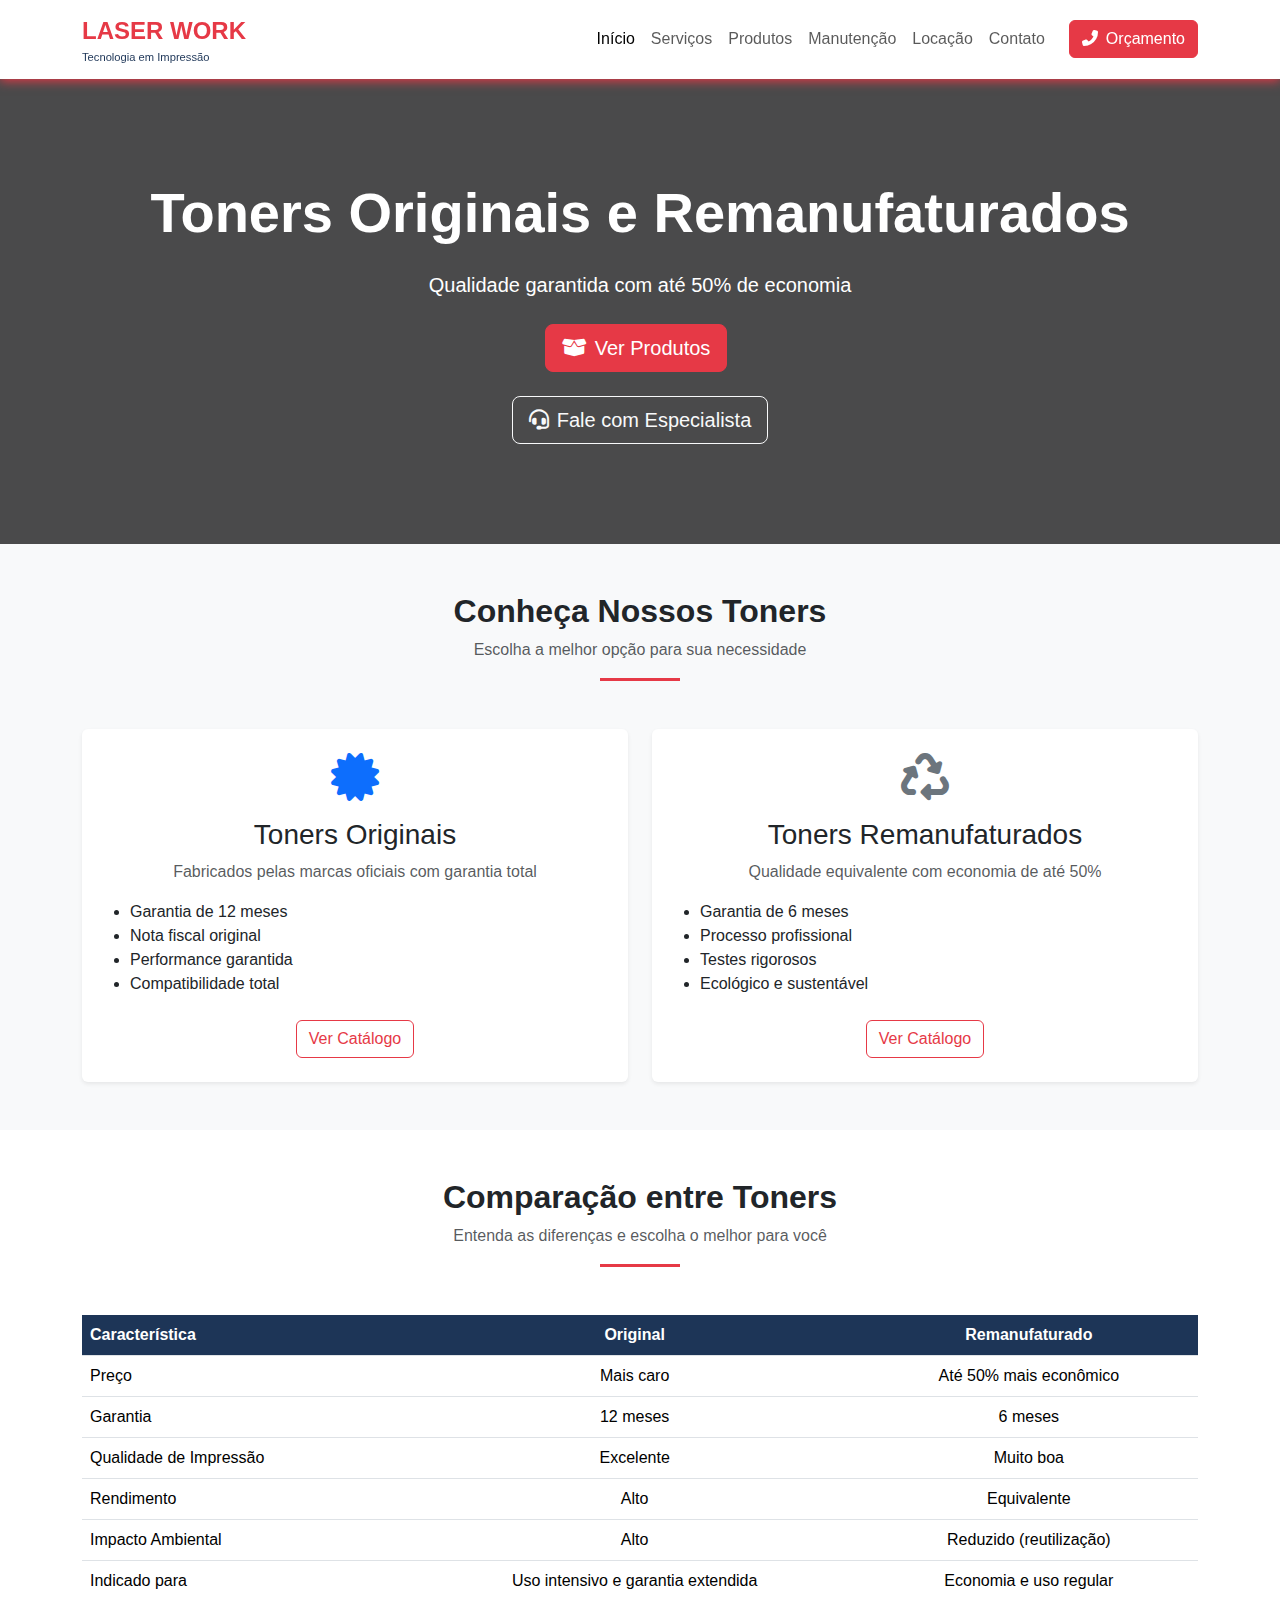
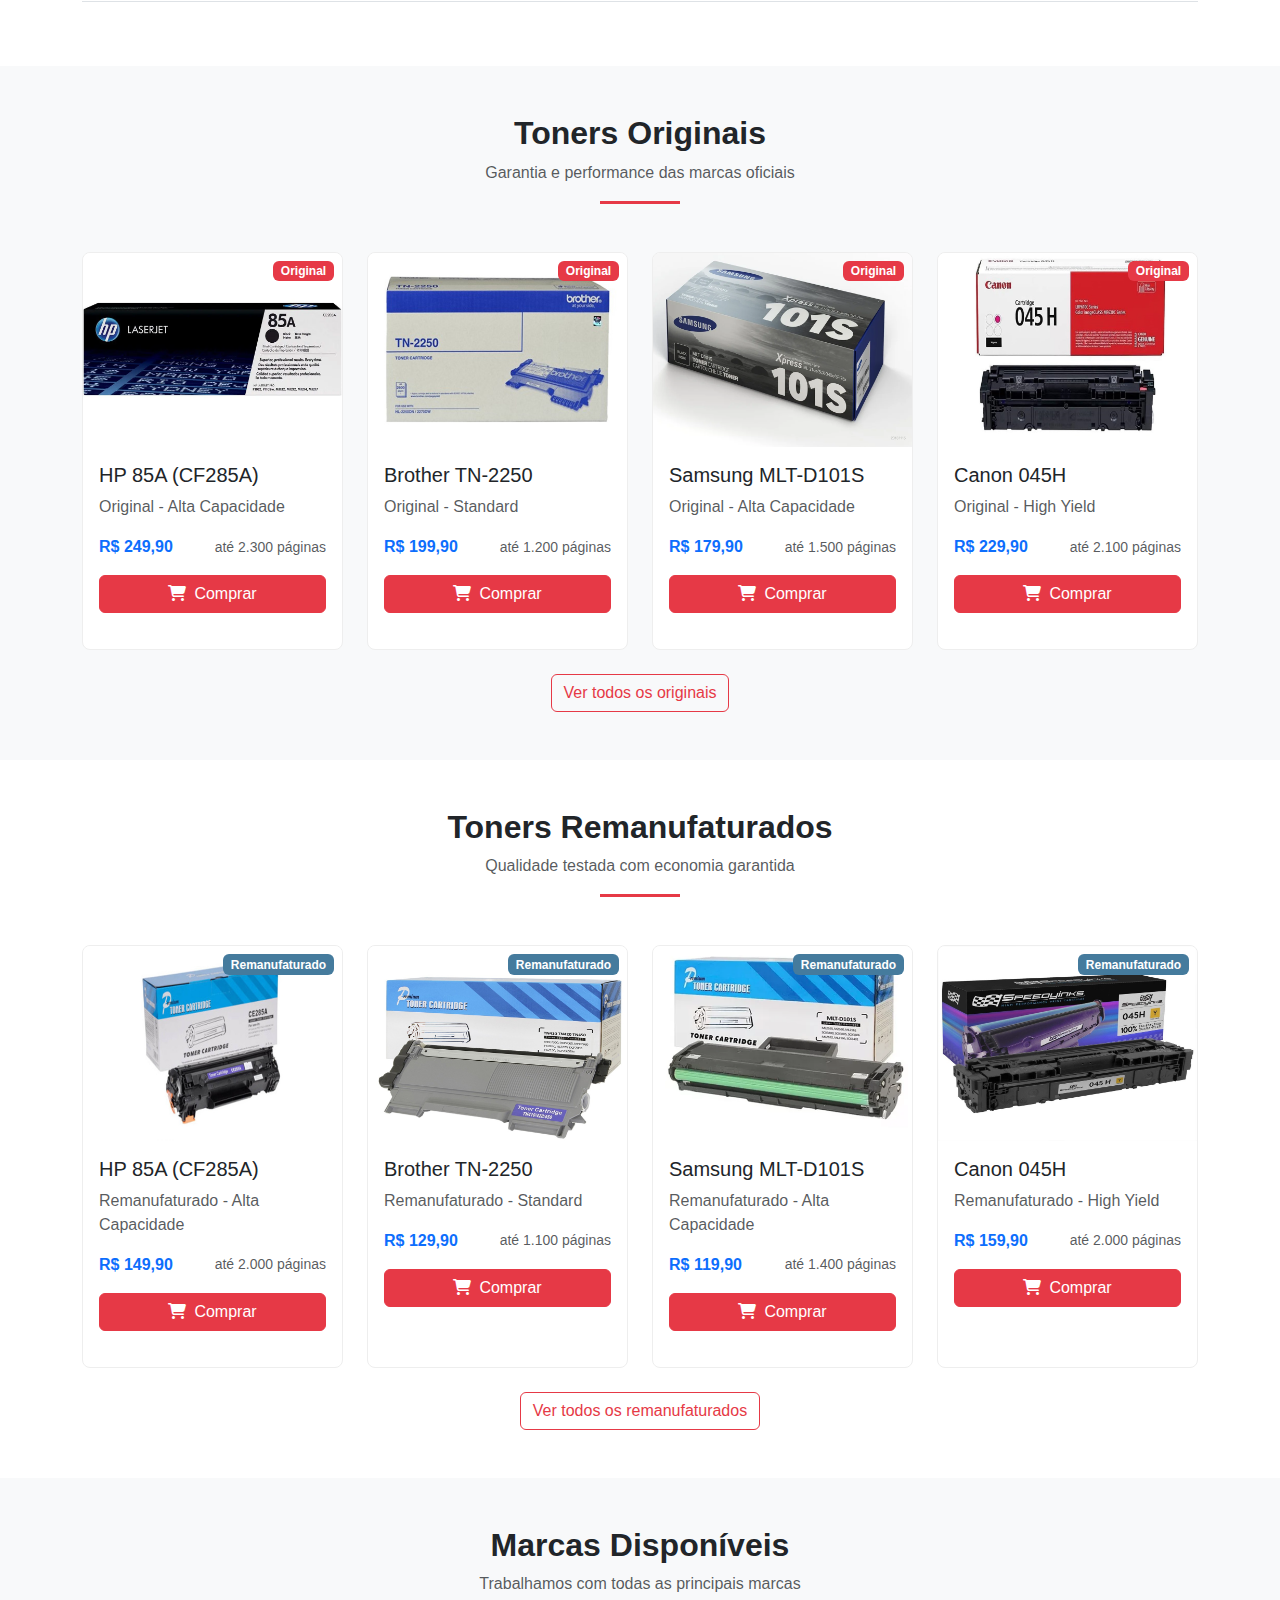
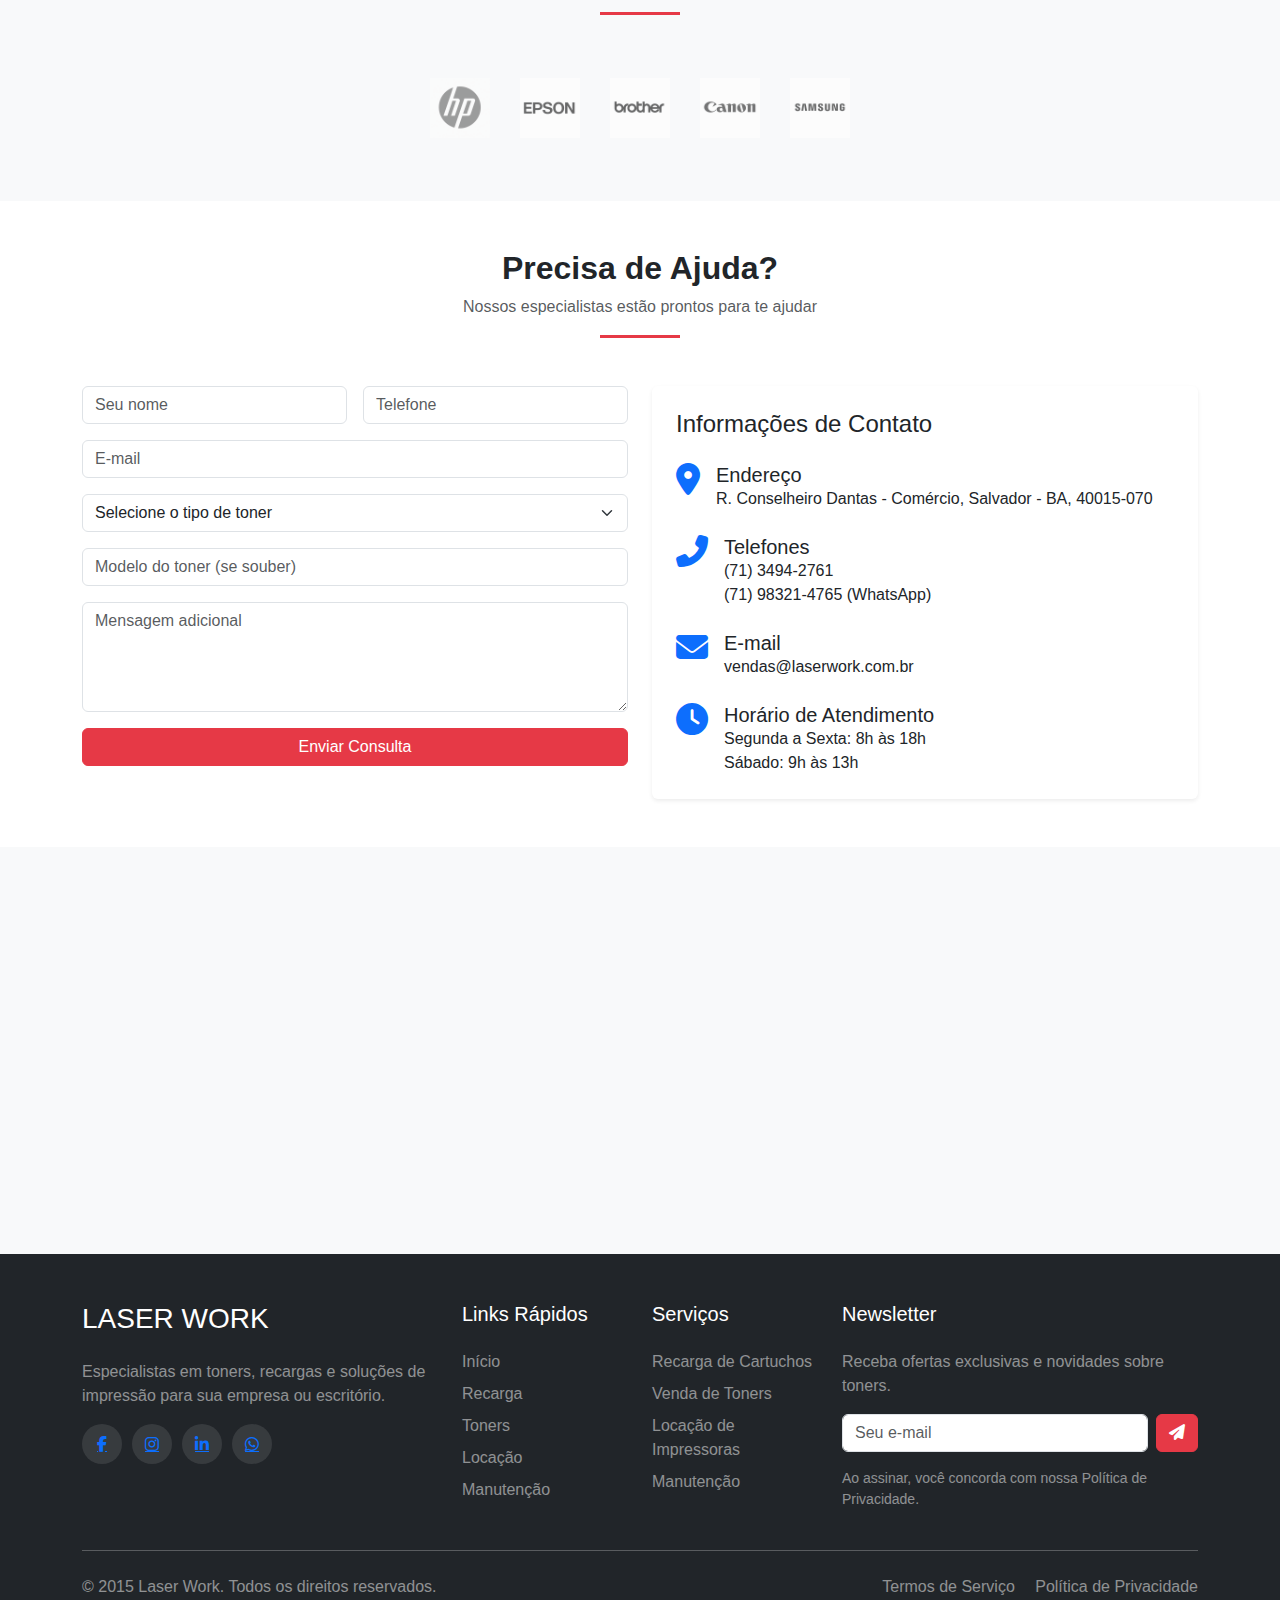
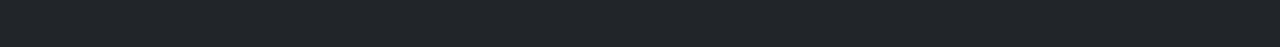
<file: vendas.html>
<!DOCTYPE html>
<html lang="pt-br">

<head>
    <meta charset="UTF-8">
    <meta name="viewport" content="width=device-width, initial-scale=1.0">
    <title>Venda de Toners | Laser Work</title>
    <meta name="description"
        content="Laser Work - Soluções em impressão, recarga de cartuchos, venda de toners e locação de impressoras.">
    <link rel="shortcut icon" href="images/logo.jpg" type="image/x-icon">
    <!-- Bootstrap CSS -->
    <link href="https://cdn.jsdelivr.net/npm/bootstrap@5.3.0/dist/css/bootstrap.min.css" rel="stylesheet">
    <!-- Font Awesome -->
    <link rel="stylesheet" href="https://cdnjs.cloudflare.com/ajax/libs/font-awesome/6.4.0/css/all.min.css">
    <!-- Animate.css -->
    <link rel="stylesheet" href="https://cdnjs.cloudflare.com/ajax/libs/animate.css/4.1.1/animate.min.css">
    <!-- CSS personalizado -->
    <link rel="stylesheet" href="css/vendas.css">
</head>

<body>
    <!-- Barra de Navegação -->
    <nav class="navbar navbar-expand-lg navbar-light sticky-top">
        <div class="container">
            <a class="navbar-brand" href="index.html">
                <span class="fw-bold" style="color: var(--primary-color); font-size: 1.5rem;">LASER WORK</span>
                <small class="d-block" style="font-size: 0.7rem; color: var(--dark-color);">Tecnologia em Impressão</small>
            </a>
            <button class="navbar-toggler" type="button" data-bs-toggle="collapse" data-bs-target="#navbarNav">
                <span class="navbar-toggler-icon"></span>
            </button>
            <div class="collapse navbar-collapse" id="navbarNav">
                <ul class="navbar-nav ms-auto">
                    <li class="nav-item">
                        <a class="nav-link active" href="index.html">Início</a>
                    </li>
                    <li class="nav-item">
                        <a class="nav-link" href="#servicos">Serviços</a>
                    </li>
                    <li class="nav-item">
                        <a class="nav-link" href="produtos.html">Produtos</a>
                    </li>
                    <li class="nav-item">
                        <a class="nav-link" href="manutencao.html">Manutenção</a>
                    </li>
                    <li class="nav-item">
                        <a class="nav-link" href="locacao.html">Locação</a>
                    </li>
                    <li class="nav-item">
                        <a class="nav-link" href="#contato">Contato</a>
                    </li>
                </ul>
                <a href="#contato" class="btn btn-primary ms-lg-3">
                    <i class="fas fa-phone-alt me-2"></i>Orçamento
                </a>
            </div>
        </div>
    </nav>

    <!-- Hero Section -->
    <section class="hero-section">
        <div class="container text-center">
            <h1 class="display-4 fw-bold mb-4">Toners Originais e Remanufaturados</h1>
            <p class="lead mb-4">Qualidade garantida com até 50% de economia</p>
            <a href="produtos.html" class="btn btn-primary btn-lg me-2">
                <i class="fas fa-box-open me-2"></i>Ver Produtos
            </a>
            <br>
            <br>
            <a href="#contato" class="btn btn-outline-light btn-lg">
                <i class="fas fa-headset me-2"></i>Fale com Especialista
            </a>
        </div>
    </section>

    <!-- Tipos de Toners -->
    <section class="py-5 bg-light">
        <div class="container">
            <div class="text-center mb-5">
                <h2 class="fw-bold">Conheça Nossos Toners</h2>
                <p class="text-muted">Escolha a melhor opção para sua necessidade</p>
                <div class="mx-auto" style="width: 80px; height: 3px; background-color: var(--primary-color);"></div>
            </div>

            <div class="row g-4">
                <div class="col-md-6">
                    <div class="card h-100 border-0 shadow-sm">
                        <div class="card-body text-center p-4">
                            <div class="text-primary mb-3">
                                <i class="fas fa-certificate fa-3x"></i>
                            </div>
                            <h3>Toners Originais</h3>
                            <p class="text-muted">Fabricados pelas marcas oficiais com garantia total</p>
                            <ul class="text-start ps-4 mb-4">
                                <li>Garantia de 12 meses</li>
                                <li>Nota fiscal original</li>
                                <li>Performance garantida</li>
                                <li>Compatibilidade total</li>
                            </ul>
                            <a href="#originais" class="btn btn-outline-primary">Ver Catálogo</a>
                        </div>
                    </div>
                </div>

                <div class="col-md-6">
                    <div class="card h-100 border-0 shadow-sm">
                        <div class="card-body text-center p-4">
                            <div class="text-secondary mb-3">
                                <i class="fas fa-recycle fa-3x"></i>
                            </div>
                            <h3>Toners Remanufaturados</h3>
                            <p class="text-muted">Qualidade equivalente com economia de até 50%</p>
                            <ul class="text-start ps-4 mb-4">
                                <li>Garantia de 6 meses</li>
                                <li>Processo profissional</li>
                                <li>Testes rigorosos</li>
                                <li>Ecológico e sustentável</li>
                            </ul>
                            <a href="#remanufaturados" class="btn btn-outline-primary">Ver Catálogo</a>
                        </div>
                    </div>
                </div>
            </div>
        </div>
    </section>

    <!-- Comparação -->
    <section class="py-5 bg-white">
        <div class="container">
            <div class="text-center mb-5">
                <h2 class="fw-bold">Comparação entre Toners</h2>
                <p class="text-muted">Entenda as diferenças e escolha o melhor para você</p>
                <div class="mx-auto" style="width: 80px; height: 3px; background-color: var(--primary-color);"></div>
            </div>

            <div class="table-responsive">
                <table class="table comparison-table">
                    <thead>
                        <tr>
                            <th>Característica</th>
                            <th class="text-center">Original</th>
                            <th class="text-center">Remanufaturado</th>
                        </tr>
                    </thead>
                    <tbody>
                        <tr>
                            <td>Preço</td>
                            <td class="text-center">Mais caro</td>
                            <td class="text-center">Até 50% mais econômico</td>
                        </tr>
                        <tr>
                            <td>Garantia</td>
                            <td class="text-center">12 meses</td>
                            <td class="text-center">6 meses</td>
                        </tr>
                        <tr>
                            <td>Qualidade de Impressão</td>
                            <td class="text-center">Excelente</td>
                            <td class="text-center">Muito boa</td>
                        </tr>
                        <tr>
                            <td>Rendimento</td>
                            <td class="text-center">Alto</td>
                            <td class="text-center">Equivalente</td>
                        </tr>
                        <tr>
                            <td>Impacto Ambiental</td>
                            <td class="text-center">Alto</td>
                            <td class="text-center">Reduzido (reutilização)</td>
                        </tr>
                        <tr>
                            <td>Indicado para</td>
                            <td class="text-center">Uso intensivo e garantia extendida</td>
                            <td class="text-center">Economia e uso regular</td>
                        </tr>
                    </tbody>
                </table>
            </div>
        </div>
    </section>

    <!-- Toners Originais -->
    <section id="originais" class="py-5 bg-light">
        <div class="container">
            <div class="text-center mb-5">
                <h2 class="fw-bold">Toners Originais</h2>
                <p class="text-muted">Garantia e performance das marcas oficiais</p>
                <div class="mx-auto" style="width: 80px; height: 3px; background-color: var(--primary-color);"></div>
            </div>

            <div class="row g-4">
                <div class="col-md-6 col-lg-3">
                    <div class="product-card card">
                        <span class="badge badge-original text-white position-absolute top-0 end-0 m-2">Original</span>
                        <img src="images/hp85a.webp" class="card-img-top" alt="Toner HP">
                        <div class="card-body">
                            <h5 class="card-title">HP 85A (CF285A)</h5>
                            <p class="text-muted">Original - Alta Capacidade</p>
                            <div class="d-flex justify-content-between align-items-center mb-3">
                                <span class="fw-bold text-primary">R$ 249,90</span>
                                <small class="text-muted">até 2.300 páginas</small>
                            </div>
                            <button class="btn btn-primary w-100">
                                <i class="fas fa-shopping-cart me-2"></i>Comprar
                            </button>
                        </div>
                    </div>
                </div>

                <div class="col-md-6 col-lg-3">
                    <div class="product-card card">
                        <span class="badge badge-original text-white position-absolute top-0 end-0 m-2">Original</span>
                        <img src="images/TN-2250_B.jpg" class="card-img-top" alt="Toner Brother">
                        <div class="card-body">
                            <h5 class="card-title">Brother TN-2250</h5>
                            <p class="text-muted">Original - Standard</p>
                            <div class="d-flex justify-content-between align-items-center mb-3">
                                <span class="fw-bold text-primary">R$ 199,90</span>
                                <small class="text-muted">até 1.200 páginas</small>
                            </div>
                            <button class="btn btn-primary w-100">
                                <i class="fas fa-shopping-cart me-2"></i>Comprar
                            </button>
                        </div>
                    </div>
                </div>

                <div class="col-md-6 col-lg-3">
                    <div class="product-card card">
                        <span class="badge badge-original text-white position-absolute top-0 end-0 m-2">Original</span>
                        <img src="images/101s.png" class="card-img-top" alt="Toner Samsung">
                        <div class="card-body">
                            <h5 class="card-title">Samsung MLT-D101S</h5>
                            <p class="text-muted">Original - Alta Capacidade</p>
                            <div class="d-flex justify-content-between align-items-center mb-3">
                                <span class="fw-bold text-primary">R$ 179,90</span>
                                <small class="text-muted">até 1.500 páginas</small>
                            </div>
                            <button class="btn btn-primary w-100">
                                <i class="fas fa-shopping-cart me-2"></i>Comprar
                            </button>
                        </div>
                    </div>
                </div>

                <div class="col-md-6 col-lg-3">
                    <div class="product-card card">
                        <span class="badge badge-original text-white position-absolute top-0 end-0 m-2">Original</span>
                        <img src="images/045h.jpg" class="card-img-top" alt="Toner Canon">
                        <div class="card-body">
                            <h5 class="card-title">Canon 045H</h5>
                            <p class="text-muted">Original - High Yield</p>
                            <div class="d-flex justify-content-between align-items-center mb-3">
                                <span class="fw-bold text-primary">R$ 229,90</span>
                                <small class="text-muted">até 2.100 páginas</small>
                            </div>
                            <button class="btn btn-primary w-100">
                                <i class="fas fa-shopping-cart me-2"></i>Comprar
                            </button>
                        </div>
                    </div>
                </div>
            </div>

            <div class="text-center mt-4">
                <a href="#" class="btn btn-outline-primary">Ver todos os originais</a>
            </div>
        </div>
    </section>

    <!-- Toners Remanufaturados -->
    <section id="remanufaturados" class="py-5 bg-white">
        <div class="container">
            <div class="text-center mb-5">
                <h2 class="fw-bold">Toners Remanufaturados</h2>
                <p class="text-muted">Qualidade testada com economia garantida</p>
                <div class="mx-auto" style="width: 80px; height: 3px; background-color: var(--primary-color);"></div>
            </div>

            <div class="row g-4">
                <div class="col-md-6 col-lg-3">
                    <div class="product-card card">
                        <span
                            class="badge badge-remanufactured text-white position-absolute top-0 end-0 m-2">Remanufaturado</span>
                        <img src="images/remanufaturado-85a.jpg" class="card-img-top" alt="Toner HP">
                        <div class="card-body">
                            <h5 class="card-title">HP 85A (CF285A)</h5>
                            <p class="text-muted">Remanufaturado - Alta Capacidade</p>
                            <div class="d-flex justify-content-between align-items-center mb-3">
                                <span class="fw-bold text-primary">R$ 149,90</span>
                                <small class="text-muted">até 2.000 páginas</small>
                            </div>
                            <button class="btn btn-primary w-100">
                                <i class="fas fa-shopping-cart me-2"></i>Comprar
                            </button>
                        </div>
                    </div>
                </div>

                <div class="col-md-6 col-lg-3">
                    <div class="product-card card">
                        <span
                            class="badge badge-remanufactured text-white position-absolute top-0 end-0 m-2">Remanufaturado</span>
                        <img src="images/remanufaturado-tn2250.jpg" class="card-img-top" alt="Toner Brother">
                        <div class="card-body">
                            <h5 class="card-title">Brother TN-2250</h5>
                            <p class="text-muted">Remanufaturado - Standard</p>
                            <div class="d-flex justify-content-between align-items-center mb-3">
                                <span class="fw-bold text-primary">R$ 129,90</span>
                                <small class="text-muted">até 1.100 páginas</small>
                            </div>
                            <button class="btn btn-primary w-100">
                                <i class="fas fa-shopping-cart me-2"></i>Comprar
                            </button>
                        </div>
                    </div>
                </div>

                <div class="col-md-6 col-lg-3">
                    <div class="product-card card">
                        <span
                            class="badge badge-remanufactured text-white position-absolute top-0 end-0 m-2">Remanufaturado</span>
                        <img src="images/remanufaturado-101s.png" class="card-img-top" alt="Toner Samsung">
                        <div class="card-body">
                            <h5 class="card-title">Samsung MLT-D101S</h5>
                            <p class="text-muted">Remanufaturado - Alta Capacidade</p>
                            <div class="d-flex justify-content-between align-items-center mb-3">
                                <span class="fw-bold text-primary">R$ 119,90</span>
                                <small class="text-muted">até 1.400 páginas</small>
                            </div>
                            <button class="btn btn-primary w-100">
                                <i class="fas fa-shopping-cart me-2"></i>Comprar
                            </button>
                        </div>
                    </div>
                </div>

                <div class="col-md-6 col-lg-3">
                    <div class="product-card card">
                        <span
                            class="badge badge-remanufactured text-white position-absolute top-0 end-0 m-2">Remanufaturado</span>
                        <img src="images/remanufaturado-045h.jpg" class="card-img-top" alt="Toner Canon">
                        <div class="card-body">
                            <h5 class="card-title">Canon 045H</h5>
                            <p class="text-muted">Remanufaturado - High Yield</p>
                            <div class="d-flex justify-content-between align-items-center mb-3">
                                <span class="fw-bold text-primary">R$ 159,90</span>
                                <small class="text-muted">até 2.000 páginas</small>
                            </div>
                            <button class="btn btn-primary w-100">
                                <i class="fas fa-shopping-cart me-2"></i>Comprar
                            </button>
                        </div>
                    </div>
                </div>
            </div>

            <div class="text-center mt-4">
                <a href="#" class="btn btn-outline-primary">Ver todos os remanufaturados</a>
            </div>
        </div>
    </section>

    <!-- Marcas Atendidas -->
    <section class="py-5 bg-light">
        <div class="container">
            <div class="text-center mb-5">
                <h2 class="fw-bold">Marcas Disponíveis</h2>
                <p class="text-muted">Trabalhamos com todas as principais marcas</p>
                <div class="mx-auto" style="width: 80px; height: 3px; background-color: var(--primary-color);"></div>
            </div>

            <div class="brands-section d-flex flex-wrap justify-content-center align-items-center">
                <a href="https://www.hp.com/br" target="_blank" rel="noopener noreferrer">
                    <img src="images/hp.png" alt="HP" title="HP" class="brand-logo">
                </a>
                <a href="https://www.epson.com.br" target="_blank" rel="noopener noreferrer">
                    <img src="images/epson.png" alt="Epson" title="Epson" class="brand-logo">
                </a>
                <a href="https://www.brother.com.br" target="_blank" rel="noopener noreferrer">
                    <img src="images/brother.png" alt="Brother" title="Brother" class="brand-logo">
                </a>
                <a href="https://www.canon.com.br" target="_blank" rel="noopener noreferrer">
                    <img src="images/canon.png" alt="Canon" title="Canon" class="brand-logo">
                </a>
                <a href="https://www.samsung.com/br" target="_blank" rel="noopener noreferrer">
                    <img src="images/samsung.png" alt="Samsung" title="Samsung" class="brand-logo">
                </a>
            </div>
        </div>
    </section>

    <!-- Contato -->
    <section id="contato" class="py-5 bg-white">
        <div class="container">
            <div class="text-center mb-5">
                <h2 class="fw-bold">Precisa de Ajuda?</h2>
                <p class="text-muted">Nossos especialistas estão prontos para te ajudar</p>
                <div class="mx-auto" style="width: 80px; height: 3px; background-color: var(--primary-color);"></div>
            </div>

            <div class="row">
                <div class="col-lg-6 mb-4 mb-lg-0">
                    <form id="formVendas">
                        <div class="row g-3">
                            <div class="col-md-6">
                                <input type="text" class="form-control" id="nome" name="nome" placeholder="Seu nome" required>
                            </div>
                            <div class="col-md-6">
                                <input type="tel" class="form-control" id="telefone" name="telefone" placeholder="Telefone" required>
                            </div>
                            <div class="col-12">
                                <input type="email" class="form-control" id="email" name="email" placeholder="E-mail">
                            </div>
                            <div class="col-12">
                                <select class="form-select" id="tipoToner" name="tipoToner" required>
                                    <option value="">Selecione o tipo de toner</option>
                                    <option>Original</option>
                                    <option>Remanufaturado</option>
                                    <option>Não sei</option>
                                </select>
                            </div>
                            <div class="col-12">
                                <input type="text" class="form-control" id="modeloToner" name="modeloToner" placeholder="Modelo do toner (se souber)">
                            </div>
                            <div class="col-12">
                                <textarea class="form-control" id="mensagem" name="mensagem" rows="4" placeholder="Mensagem adicional"></textarea>
                            </div>
                            <div class="col-12">
                                <button type="submit" class="btn btn-primary w-100">Enviar Consulta</button>
                            </div>
                        </div>
                    </form>
                </div>

                <div class="col-lg-6">
                    <div class="card h-100 border-0 shadow-sm">
                        <div class="card-body p-4">
                            <h4 class="mb-4">Informações de Contato</h4>

                            <div class="d-flex mb-4">
                                <div class="me-3 text-primary">
                                    <i class="fas fa-map-marker-alt fa-2x"></i>
                                </div>
                                <div>
                                    <h5 class="mb-0">Endereço</h5>
                                    <p class="mb-0">R. Conselheiro Dantas - Comércio, Salvador - BA, 40015-070</p>
                                </div>
                            </div>

                            <div class="d-flex mb-4">
                                <div class="me-3 text-primary">
                                    <i class="fas fa-phone-alt fa-2x"></i>
                                </div>
                                <div>
                                    <h5 class="mb-0">Telefones</h5>
                                    <p class="mb-0">(71) 3494-2761<br>(71) 98321-4765 (WhatsApp)</p>
                                </div>
                            </div>

                            <div class="d-flex mb-4">
                                <div class="me-3 text-primary">
                                    <i class="fas fa-envelope fa-2x"></i>
                                </div>
                                <div>
                                    <h5 class="mb-0">E-mail</h5>
                                    <p class="mb-0">vendas@laserwork.com.br</p>
                                </div>
                            </div>

                            <div class="d-flex">
                                <div class="me-3 text-primary">
                                    <i class="fas fa-clock fa-2x"></i>
                                </div>
                                <div>
                                    <h5 class="mb-0">Horário de Atendimento</h5>
                                    <p class="mb-0">Segunda a Sexta: 8h às 18h<br>Sábado: 9h às 13h</p>
                                </div>
                            </div>
                        </div>
                    </div>
                </div>
            </div>
        </div>
    </section>

    <!-- Seção Mapa -->
    <div class="bg-light">
        <div class="container-fluid p-0">
            <iframe
                src="https://www.google.com/maps/embed?pb=!1m18!1m12!1m3!1d3887.9880378899256!2d-38.51538892468791!3d-12.97157195991814!2m3!1f0!2f0!3f0!3m2!1i1024!2i768!4f13.1!3m3!1m2!1s0x71604e5ceeb064b%3A0x7ddb6ce56b96d4c3!2sR.%20Conselheiro%20Dantas%20-%20Com%C3%A9rcio%2C%20Salvador%20-%20BA%2C%2040015-070!5e0!3m2!1spt-BR!2sbr!4v1689873178816!5m2!1spt-BR!2sbr"
                width="100%" height="400" style="border:0;" allowfullscreen="" loading="lazy"
                referrerpolicy="no-referrer-when-downgrade">
            </iframe>
        </div>
    </div>

    <!-- Rodapé -->
    <footer class="py-5 bg-dark text-white">
        <div class="container">
            <div class="row">
                <div class="col-lg-4 mb-4 mb-lg-0">
                    <h3 class="text-white mb-4">LASER WORK</h3>
                    <p class="text-white-50">Especialistas em toners, recargas e soluções de impressão para sua empresa
                        ou escritório.</p>
                    <div class="d-flex">
                        <a href="#" class="social-icon"><i class="fab fa-facebook-f"></i></a>
                        <a href="#" class="social-icon"><i class="fab fa-instagram"></i></a>
                        <a href="#" class="social-icon"><i class="fab fa-linkedin-in"></i></a>
                        <a href="https://wa.me/5571983214765" target="_blank" class="social-icon"><i
                                class="fab fa-whatsapp"></i></a>
                    </div>
                </div>

                <div class="col-lg-2 col-md-6 mb-4 mb-md-0">
                    <h5 class="text-white mb-4">Links Rápidos</h5>
                    <ul class="list-unstyled">
                        <li class="mb-2"><a href="index.html" class="text-white-50 text-decoration-none">Início</a></li>
                        <li class="mb-2"><a href="recarga.html" class="text-white-50 text-decoration-none">Recarga</a>
                        </li>
                        <li class="mb-2"><a href="vendas.html" class="text-white-50 text-decoration-none">Toners</a>
                        </li>
                        <li class="mb-2"><a href="locacao.html" class="text-white-50 text-decoration-none">Locação</a>
                        </li>
                        <li class="mb-2"><a href="manutencao.html"
                                class="text-white-50 text-decoration-none">Manutenção</a></li>
                    </ul>
                </div>

                <div class="col-lg-2 col-md-6 mb-4 mb-md-0">
                    <h5 class="text-white mb-4">Serviços</h5>
                    <ul class="list-unstyled">
                        <li class="mb-2"><a href="recarga.html" class="text-white-50 text-decoration-none">Recarga de
                                Cartuchos</a></li>
                        <li class="mb-2"><a href="vendas.html" class="text-white-50 text-decoration-none">Venda de
                                Toners</a></li>
                        <li class="mb-2"><a href="locacao.html" class="text-white-50 text-decoration-none">Locação de
                                Impressoras</a></li>
                        <li class="mb-2"><a href="manutencao.html"
                                class="text-white-50 text-decoration-none">Manutenção</a></li>
                    </ul>
                </div>

                <div class="col-lg-4">
                    <h5 class="text-white mb-4">Newsletter</h5>
                    <p class="text-white-50 mb-3">Receba ofertas exclusivas e novidades sobre toners.</p>
                    <form class="d-flex mb-3">
                        <input type="email" class="form-control me-2" placeholder="Seu e-mail">
                        <button type="submit" class="btn btn-primary"><i class="fas fa-paper-plane"></i></button>
                    </form>
                    <p class="small text-white-50">Ao assinar, você concorda com nossa Política de Privacidade.</p>
                </div>
            </div>

            <hr class="my-4 bg-secondary">

            <div class="row">
                <div class="col-md-6 text-center text-md-start">
                    <p class="mb-0 text-white-50">&copy; 2015 Laser Work. Todos os direitos reservados.</p>
                </div>
                <div class="col-md-6 text-center text-md-end">
                    <a href="terms.html" class="text-white-50 text-decoration-none me-3">Termos de Serviço</a>
                    <a href="privacy.html" class="text-white-50 text-decoration-none">Política de Privacidade</a>
                </div>
            </div>
        </div>
    </footer>

    <!-- Bootstrap JS -->
    <script src="https://cdn.jsdelivr.net/npm/bootstrap@5.3.0/dist/js/bootstrap.bundle.min.js"></script>
    <!-- Scripts personalizados -->
    <script>
        // Fecha o menu mobile ao clicar em um link
        document.querySelectorAll('.navbar-collapse .nav-link').forEach(function (link) {
            link.addEventListener('click', function () {
                var navbarCollapse = document.querySelector('.navbar-collapse');
                if (navbarCollapse.classList.contains('show')) {
                    var bsCollapse = new bootstrap.Collapse(navbarCollapse, { toggle: false });
                    bsCollapse.hide();
                }
            });
        });

        document.addEventListener('DOMContentLoaded', function () {
            // Suaviza a rolagem para links internos
            document.querySelectorAll('a[href^="#"]').forEach(anchor => {
                anchor.addEventListener('click', function (e) {
                    // Só previne se for âncora interna
                    const href = this.getAttribute('href');
                    if (href && href.startsWith('#')) {
                        e.preventDefault();
                        const target = document.querySelector(href);
                        if (target) {
                            window.scrollTo({
                                top: target.offsetTop - 70,
                                behavior: 'smooth'
                            });
                        }
                    }
                });
            });

            // Botões especiais abrem WhatsApp
            document.querySelectorAll('a, button').forEach(function (el) {
                const texto = (el.innerText || '').toLowerCase();
                // Evita conflito com o submit do formulário
                if (
                    (texto.includes('fale com especialista') ||
                    texto.includes('orçamento')) &&
                    !el.closest('form')
                ) {
                    el.addEventListener('click', function (e) {
                        e.preventDefault();
                        const numero = '5571983214765';
                        const mensagem = 'Olá! Gostaria de falar com um especialista ou solicitar um orçamento.';
                        const url = `https://wa.me/${numero}?text=${encodeURIComponent(mensagem)}`;
                        window.open(url, '_blank');
                    });
                }
            });

            // Envio do formulário de vendas para WhatsApp
            var form = document.getElementById('formVendas');
            if (form) {
                form.addEventListener('submit', function (e) {
                    e.preventDefault();
                    const numero = '5571983214765';
                    const nome = document.getElementById('nome').value;
                    const telefone = document.getElementById('telefone').value;
                    const email = document.getElementById('email').value;
                    const tipoToner = document.getElementById('tipoToner').value;
                    const modeloToner = document.getElementById('modeloToner').value;
                    const mensagem = document.getElementById('mensagem').value;

                    const texto = `Olá! Gostaria de uma cotação de toner.\nNome: ${nome}\nTelefone: ${telefone}\nE-mail: ${email}\nTipo de toner: ${tipoToner}\nModelo: ${modeloToner}\nMensagem: ${mensagem}`;
                    const url = `https://wa.me/${numero}?text=${encodeURIComponent(texto)}`;
                    window.open(url, '_blank');
                });
            }
        });
    </script>
</body>

</html>
</file>
<file: css/manutencao.css>
:root {
    --primary-color: #e63946;
    /* Vermelho mais vibrante para tecnologia */
    --secondary-color: #457b9d;
    /* Azul para complementar */
    --dark-color: #1d3557;
    /* Azul escuro para contrastes */
    --light-color: #f1faee;
    /* Verde claro para fundos */
}

body {
    font-family: 'Segoe UI', Tahoma, Geneva, Verdana, sans-serif;
    background-color: #f8f9fa;
}

.navbar {
    box-shadow: 0 2px 10px #e63946;
    background-color: white !important;
}

.hero-section {
    background: linear-gradient(rgba(0, 0, 0, 0.7), rgba(0, 0, 0, 0.7)), url('../images/manutencaobanner.jpg');
    background-size: cover;
    background-position: center;
    color: white;
    padding: 120px 0;
}

.btn-primary {
    background-color: var(--primary-color);
    border-color: var(--primary-color);
}

.btn-outline-light:hover {
    color: var(--primary-color);
    background-color: white;
}

.btn-outline-primary:hover {
    background-color: var(--primary-color);
    color: white;
}

.service-card {
    transition: all 0.3s;
    border: none;
    border-radius: 10px;
    overflow: hidden;
    margin-bottom: 20px;
    box-shadow: 0 5px 15px rgba(0, 0, 0, 0.1);
    height: 100%;
}

.service-card:hover {
    transform: translateY(-10px);
    box-shadow: 0 15px 30px rgba(0, 0, 0, 0.15);
}

.service-card .card-icon {
    font-size: 3rem;
    color: var(--primary-color);
    margin-bottom: 15px;
}

.service-card .card-header {
    background-color: white;
    border-bottom: none;
    padding: 20px 20px 0;
}

.service-card .card-body {
    padding: 0 20px 20px;
}

.btn-service {
    background-color: var(--primary-color);
    border-color: var(--primary-color);
    color: white;
}

.btn-service:hover {
    background-color: var(--dark-color);
    border-color: var(--dark-color);
}

.icon-box {
    width: 80px;
    height: 80px;
    background-color: var(--primary-color);
    color: white;
    border-radius: 50%;
    display: flex;
    align-items: center;
    justify-content: center;
    margin: 0 auto 20px;
    font-size: 32px;
}

.testimonial-card {
    border-left: 4px solid var(--primary-color);
}

footer {
    background-color: black;
    color: white;
}

.social-icon {
    width: 40px;
    height: 40px;
    border-radius: 50%;
    background-color: rgba(255, 255, 255, 0.1);
    display: flex;
    align-items: center;
    justify-content: center;
    margin-right: 10px;
    transition: all 0.3s;
}

.social-icon:hover {
    background-color: var(--primary-color);
    transform: translateY(-3px);
}

.badge-discount {
    position: absolute;
    top: 10px;
    right: 10px;
    background-color: var(--primary-color);
    color: white;
    padding: 5px 10px;
    border-radius: 20px;
    font-size: 0.8rem;
    font-weight: bold;
}

.product-card {
    transition: all 0.3s;
    border: 1px solid #eee;
}

.product-card:hover {
    box-shadow: 0 10px 20px rgba(0, 0, 0, 0.1);
}

.brands-section img {
    filter: grayscale(100%);
    opacity: 0.7;
    transition: all 0.3s;
    max-height: 60px;
    margin: 0 20px;
}

.brands-section img:hover {
    filter: grayscale(0);
    opacity: 1;
}

/* Estilos específicos para a página de manutenção */
.hero-maintenance {
    background: linear-gradient(rgba(0, 0, 0, 0.7), rgba(0, 0, 0, 0.7)), url('images/tecnicomanutencao.jpg');
    background-size: cover;
    background-position: center;
    color: white;
    padding: 100px 0;
}

.problem-card {
    border-left: 4px solid var(--primary-color);
    transition: all 0.3s;
    height: 100%;
}

.problem-card:hover {
    transform: translateY(-5px);
    box-shadow: 0 10px 20px rgba(0, 0, 0, 0.1);
}

.step-icon {
    width: 60px;
    height: 60px;
    background-color: var(--primary-color);
    color: white;
    border-radius: 50%;
    display: flex;
    align-items: center;
    justify-content: center;
    margin: 0 auto 20px;
    font-size: 24px;
}

/* Ajustes para responsividade */
@media (max-width: 768px) {
    .hero-maintenance {
        padding: 80px 0;
    }
    
    .hero-maintenance h1 {
        font-size: 2.5rem;
    }
}

@media (min-width: 992px) {
    .col-lg-6.pt-0 {
        padding-left: 0 !important;
    }
}
</file>
<file: css/privacy.css>
:root {
            --primary-color: #e63946;
            /* Vermelho mais vibrante para tecnologia */
            --secondary-color: #457b9d;
            /* Azul para complementar */
            --dark-color: #1d3557;
            /* Azul escuro para contrastes */
            --light-color: #f1faee;
            /* Verde claro para fundos */
        }

        body {
            font-family: 'Segoe UI', Tahoma, Geneva, Verdana, sans-serif;
            background-color: #f8f9fa;
        }

        .navbar {
            box-shadow: 0 2px 10px #e63946;
            background-color: white !important;
        }

        .privacy-hero {
            background: linear-gradient(rgba(0, 0, 0, 0.7), rgba(0, 0, 0, 0.7)), url('../images/privacy.png');
            background-size: cover;
            background-position: center;
            color: white;
            padding: 100px 0;
        }

        .privacy-content {
            background-color: white;
            border-radius: 8px;
            box-shadow: 0 5px 15px rgba(0, 0, 0, 0.05);
            padding: 40px;
        }

        .privacy-section {
            margin-bottom: 30px;
        }

        .privacy-section h3 {
            color: var(--primary-color);
            margin-bottom: 15px;
            padding-bottom: 10px;
            border-bottom: 2px solid #eee;
        }

        .privacy-section h4 {
            font-size: 1.2rem;
            margin-top: 20px;
            color: var(--dark-color);
        }

        .privacy-section ul {
            padding-left: 20px;
        }

        .privacy-section ul li {
            margin-bottom: 8px;
        }

        footer {
            background-color: black;
            color: white;
        }

        .social-icon {
            width: 40px;
            height: 40px;
            border-radius: 50%;
            background-color: rgba(255, 255, 255, 0.1);
            display: flex;
            align-items: center;
            justify-content: center;
            margin-right: 10px;
            transition: all 0.3s;
        }

        .social-icon:hover {
            background-color: var(--primary-color);
            transform: translateY(-3px);
        }

        .badge-discount {
            position: absolute;
            top: 10px;
            right: 10px;
            background-color: var(--primary-color);
            color: white;
            padding: 5px 10px;
            border-radius: 20px;
            font-size: 0.8rem;
            font-weight: bold;
        }

        @media (max-width: 768px) {
            .privacy-content {
                padding: 20px;
            }

            .privacy-hero {
                padding: 60px 0;
            }
        }
</file>
<file: css/recarga.css>
:root {
    --primary-color: #e63946;
    /* Vermelho mais vibrante para tecnologia */
    --secondary-color: #457b9d;
    /* Azul para complementar */
    --dark-color: #1d3557;
    /* Azul escuro para contrastes */
    --light-color: #f1faee;
    /* Verde claro para fundos */
}

body {
    font-family: 'Segoe UI', Tahoma, Geneva, Verdana, sans-serif;
    background-color: #f8f9fa;
}

.navbar {
    box-shadow: 0 2px 10px #e63946;
    background-color: white !important;
}

.hero-section {
    background: linear-gradient(rgba(0, 0, 0, 0.7), rgba(0, 0, 0, 0.7)), url('../images/recarga-banner.png');
    background-size: cover;
    background-position: center;
    color: white;
    padding: 100px 0;
}

.benefit-card {
    border-left: 3px solid var(--primary-color);
    transition: all 0.3s;
}

.benefit-card:hover {
    transform: translateY(-5px);
    box-shadow: 0 10px 20px rgba(0, 0, 0, 0.1);
}

.brand-logo {
    filter: grayscale(100%);
    opacity: 0.7;
    transition: all 0.3s;
    max-height: 60px;
    margin: 15px;
}

.brand-logo:hover {
    filter: grayscale(0);
    opacity: 1;
}

.price-card {
    border: 1px solid #eee;
    border-radius: 8px;
    transition: all 0.3s;
    padding: 20px;
    margin-bottom: 20px;
}

.price-card:hover {
    border-color: var(--primary-color);
    box-shadow: 0 5px 15px rgba(0, 0, 0, 0.1);
}

.nav-pills .nav-link.active {
    background-color: var(--primary-color);
}

.btn-primary {
    background-color: var(--primary-color);
    border-color: var(--primary-color);
}

.btn-outline-light:hover {
    color: var(--primary-color);
    background-color: white;
}

.btn-outline-primary:hover {
    background-color: var(--primary-color);
    color: white;
}

footer {
    background-color: black;
    color: white;
}

.social-icon {
    width: 40px;
    height: 40px;
    border-radius: 50%;
    background-color: rgba(255, 255, 255, 0.1);
    display: flex;
    align-items: center;
    justify-content: center;
    margin-right: 10px;
    transition: all 0.3s;
}

.social-icon:hover {
    background-color: var(--primary-color);
    transform: translateY(-3px);
}

.badge-discount {
    position: absolute;
    top: 10px;
    right: 10px;
    background-color: var(--primary-color);
    color: white;
    padding: 5px 10px;
    border-radius: 20px;
    font-size: 0.8rem;
    font-weight: bold;
}

@media (min-width: 992px) {
    .col-lg-6.pt-0 {
        padding-left: 0 !important;
    }
}
</file>
<file: css/terms.css>
:root {
    --primary-color: #e63946;
    /* Vermelho mais vibrante para tecnologia */
    --secondary-color: #457b9d;
    /* Azul para complementar */
    --dark-color: #1d3557;
    /* Azul escuro para contrastes */
    --light-color: #f1faee;
    /* Verde claro para fundos */
}

body {
    font-family: 'Segoe UI', Tahoma, Geneva, Verdana, sans-serif;
    background-color: #f8f9fa;
}

.navbar {
    box-shadow: 0 2px 10px #e63946;
    background-color: white !important;
}

.terms-hero {
    background: linear-gradient(rgba(0, 0, 0, 0.7), rgba(0, 0, 0, 0.7)), url('../images/terms.png');
    background-size: cover;
    background-position: center;
    color: white;
    padding: 100px 0;
}

.terms-content {
    background-color: white;
    border-radius: 8px;
    box-shadow: 0 5px 15px rgba(0, 0, 0, 0.05);
    padding: 40px;
}

.terms-section {
    margin-bottom: 30px;
}

.terms-section h3 {
    color: var(--primary-color);
    margin-bottom: 15px;
    padding-bottom: 10px;
    border-bottom: 2px solid #eee;
}

.terms-section h4 {
    font-size: 1.2rem;
    margin-top: 20px;
    color: var(--dark-color);
}

.terms-section ul {
    padding-left: 20px;
}

.terms-section ul li {
    margin-bottom: 8px;
}

footer {
    background-color: black;
    color: white;
}

.social-icon {
    width: 40px;
    height: 40px;
    border-radius: 50%;
    background-color: rgba(255, 255, 255, 0.1);
    display: flex;
    align-items: center;
    justify-content: center;
    margin-right: 10px;
    transition: all 0.3s;
}

.social-icon:hover {
    background-color: var(--primary-color);
    transform: translateY(-3px);
}

.badge-discount {
    position: absolute;
    top: 10px;
    right: 10px;
    background-color: var(--primary-color);
    color: white;
    padding: 5px 10px;
    border-radius: 20px;
    font-size: 0.8rem;
    font-weight: bold;
}

/* Ajustes para responsividade */
@media (max-width: 768px) {
    .terms-content {
        padding: 20px;
    }

    .terms-hero {
        padding: 60px 0;
    }

    .terms-hero h1 {
        font-size: 2.5rem;
    }
}


@media (max-width: 768px) {
    .terms-content {
        padding: 20px;
    }

    .terms-hero {
        padding: 60px 0;
    }
}
</file>
<file: css/vendas.css>
:root {
    --primary-color: #e63946;
    /* Vermelho mais vibrante para tecnologia */
    --secondary-color: #457b9d;
    /* Azul para complementar */
    --dark-color: #1d3557;
    /* Azul escuro para contrastes */
    --light-color: #f1faee;
    /* Verde claro para fundos */
}

body {
    font-family: 'Segoe UI', Tahoma, Geneva, Verdana, sans-serif;
    background-color: #f8f9fa;
}

.navbar {
    box-shadow: 0 2px 10px #e63946;
    background-color: white !important;
}

.hero-section {
    background: linear-gradient(rgba(0, 0, 0, 0.7), rgba(0, 0, 0, 0.7)), url('https://images.unsplash.com/photo-1517336714731-489689fd1ca8?ixlib=rb-1.2.1&auto=format&fit=crop&w=1350&q=80');
    background-size: cover;
    background-position: center;
    color: white;
    padding: 100px 0;
}

.product-card {
    transition: all 0.3s;
    border: 1px solid #eee;
    border-radius: 8px;
    overflow: hidden;
    margin-bottom: 20px;
    height: 100%;
}

.product-card:hover {
    transform: translateY(-5px);
    box-shadow: 0 10px 20px rgba(0, 0, 0, 0.1);
}

.badge-original {
    background-color: var(--primary-color);
}

.badge-remanufactured {
    background-color: var(--secondary-color);
}

.brand-logo {
    filter: grayscale(100%);
    opacity: 0.7;
    transition: all 0.3s;
    max-height: 60px;
    margin: 15px;
}

.brand-logo:hover {
    filter: grayscale(0);
    opacity: 1;
}

.nav-pills .nav-link.active {
    background-color: var(--primary-color);
}

.btn-primary {
    background-color: var(--primary-color);
    border-color: var(--primary-color);
}

.btn-outline-primary {
    color: var(--primary-color);
    border-color: var(--primary-color);
}

.btn-outline-primary:hover {
    background-color: var(--primary-color);
    color: white;
}

.comparison-table th {
    background-color: var(--dark-color);
    color: white;
}

.comparison-table td {
    vertical-align: middle;
}

footer {
    background-color: black;
    color: white;
}

.social-icon {
    width: 40px;
    height: 40px;
    border-radius: 50%;
    background-color: rgba(255, 255, 255, 0.1);
    display: flex;
    align-items: center;
    justify-content: center;
    margin-right: 10px;
    transition: all 0.3s;
}

.social-icon:hover {
    background-color: var(--primary-color);
    transform: translateY(-3px);
}

.badge-discount {
    position: absolute;
    top: 10px;
    right: 10px;
    background-color: var(--primary-color);
    color: white;
    padding: 5px 10px;
    border-radius: 20px;
    font-size: 0.8rem;
    font-weight: bold;
}
</file>
